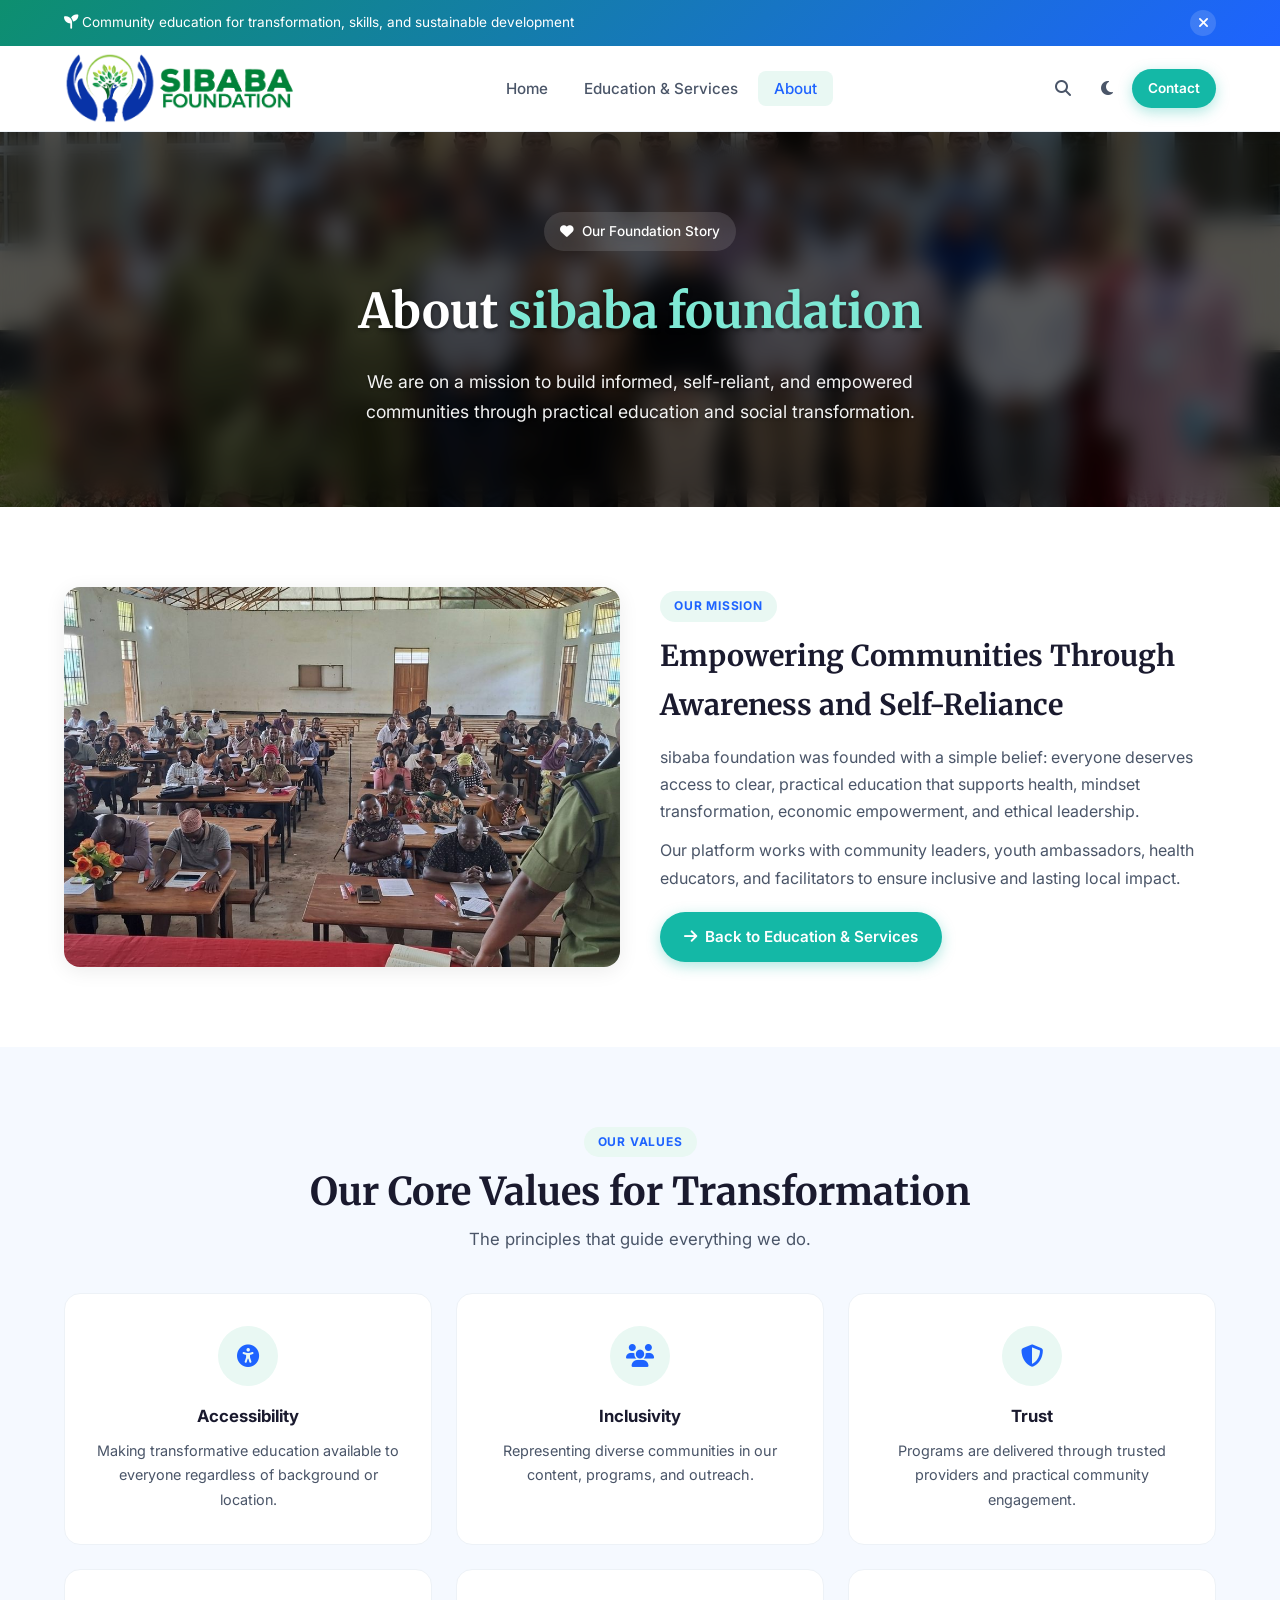
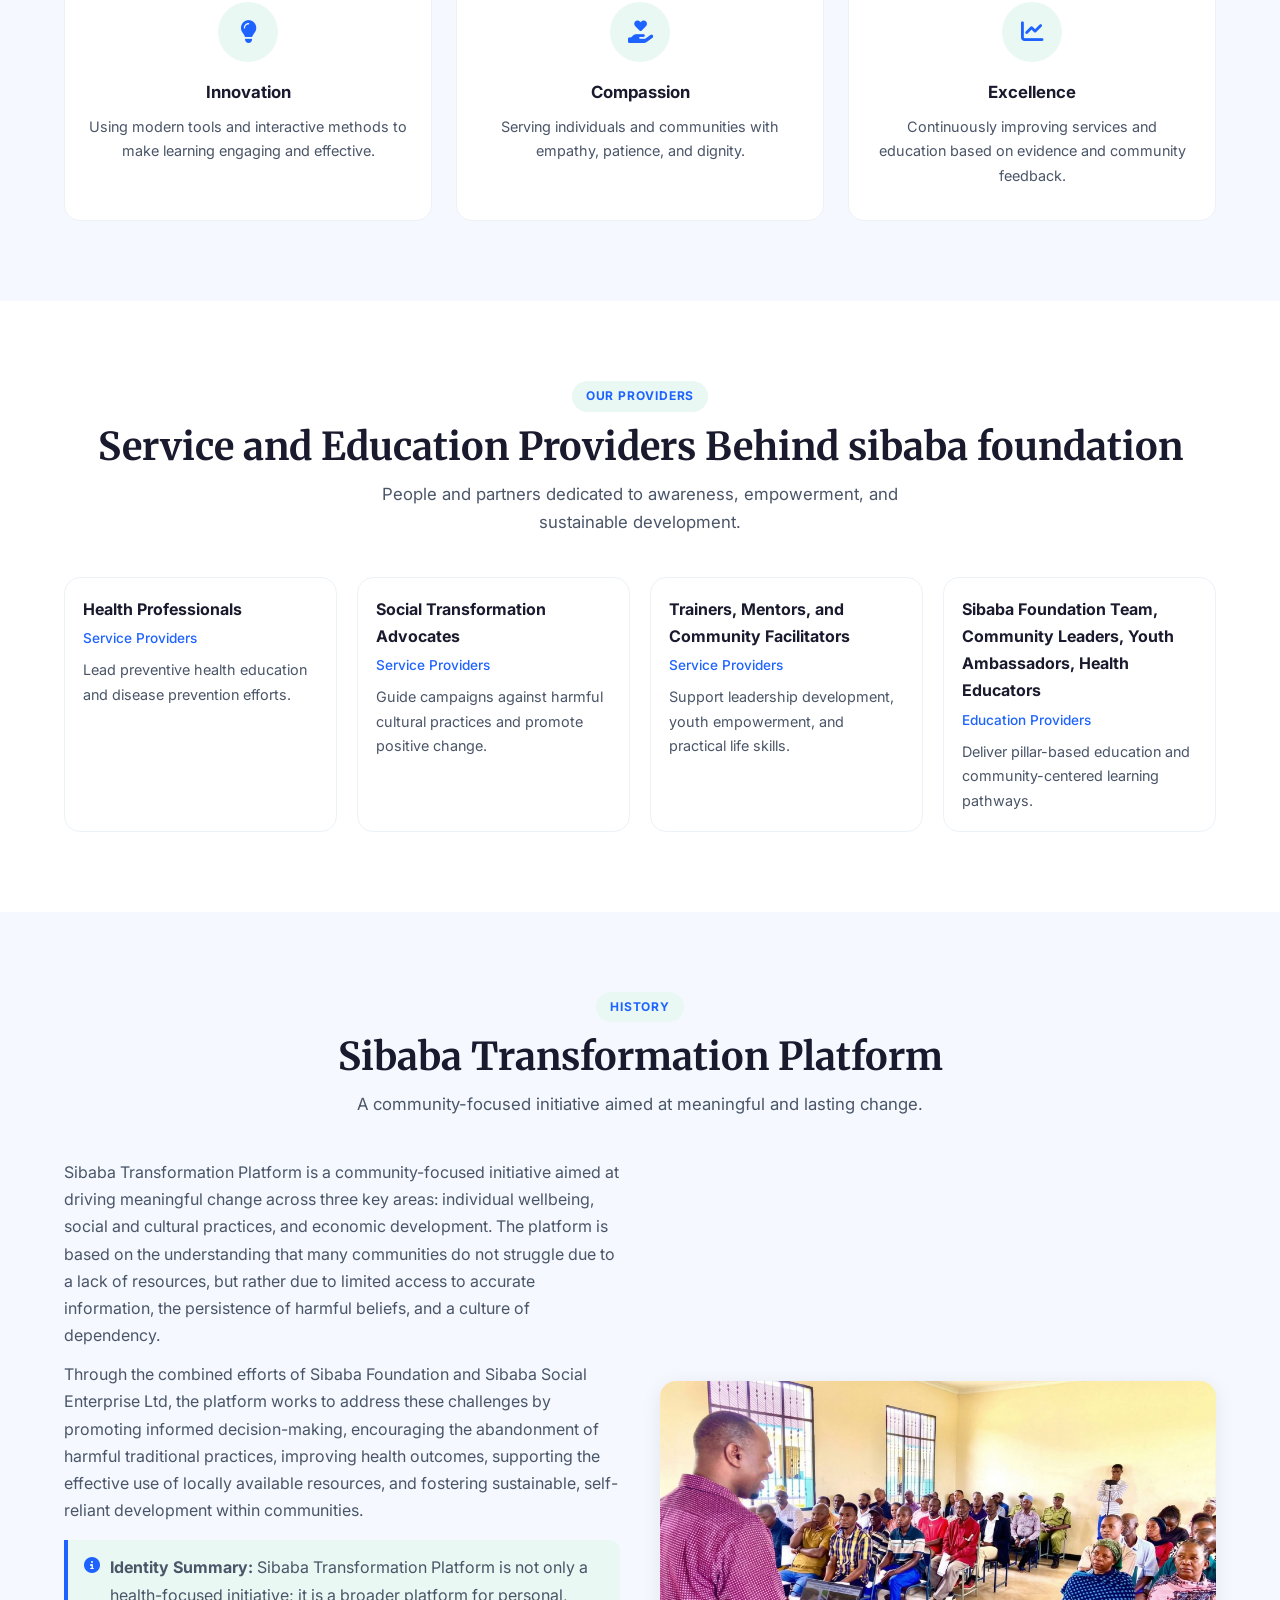
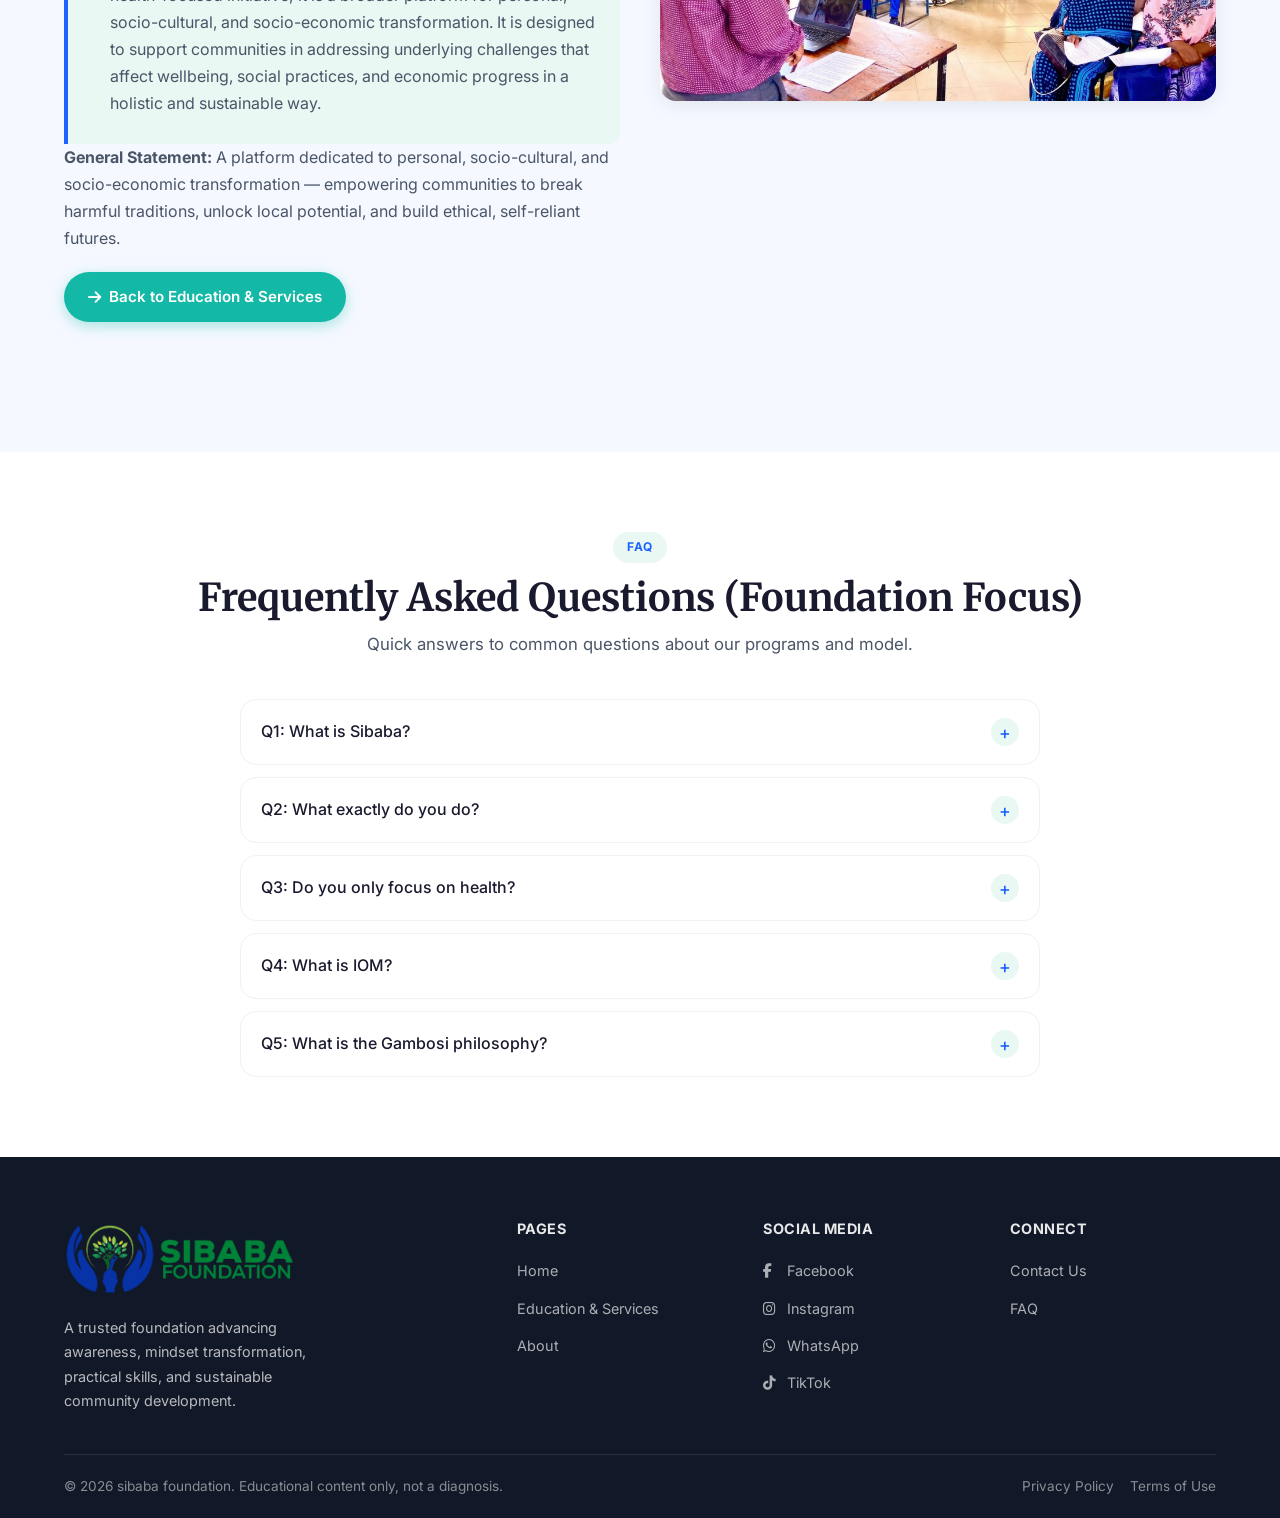
<file: about.html>
<!DOCTYPE html>
<html lang="en">
<head>
  <meta charset="UTF-8" />
  <meta name="viewport" content="width=device-width, initial-scale=1.0" />
  <title>sibaba foundation – About Us</title>
  <link rel="stylesheet" href="styles.css?v=2" />
  <link rel="preconnect" href="https://fonts.googleapis.com" />
  <link href="https://fonts.googleapis.com/css2?family=Inter:wght@300;400;500;600;700;800&family=Merriweather:wght@400;700&display=swap" rel="stylesheet" />
  <link rel="stylesheet" href="https://cdnjs.cloudflare.com/ajax/libs/font-awesome/6.5.0/css/all.min.css" />
</head>
<body>

  <!-- Announcement Bar -->
  <div class="announcement-bar">
    <div class="container">
      <span><i class="fas fa-seedling"></i> Community education for transformation, skills, and sustainable development</span>
      <button class="close-announcement" type="button" aria-label="Close announcement"><i class="fas fa-times"></i></button>
    </div>
  </div>

  <!-- Header -->
  <header class="header" id="header">
    <div class="container header-inner">
      <a href="index.html" class="logo">
        <img src="images/SIBABA FOUNDATION LOGO@5x.png" alt="Sibaba Foundation Logo" class="site-logo-img" data-img-key="siteLogo" />
      </a>
      <nav class="nav" id="nav">
        <ul class="nav-list">
          <li><a href="index.html" class="nav-link">Home</a></li>
          <li><a href="education-services.html" class="nav-link">Education &amp; Services</a></li>
          <li><a href="about.html" class="nav-link active">About</a></li>
        </ul>
      </nav>
      <div class="header-actions">
        <div id="google_translate_element" class="language-selector"></div>
        <button class="search-toggle" id="searchToggle" type="button" aria-label="Open search"><i class="fas fa-search"></i></button>
        <button class="dark-mode-toggle" id="darkModeToggle" type="button" aria-label="Toggle dark mode"><i class="fas fa-moon"></i></button>
        <a href="index.html#contact" class="btn btn-primary btn-sm">Contact</a>
        <button class="hamburger" id="hamburger" type="button" aria-label="Open menu"><span></span><span></span><span></span></button>
      </div>
    </div>
    <div class="search-bar" id="searchBar">
      <div class="container">
        <div class="search-input-wrap">
          <i class="fas fa-search"></i>
          <input type="text" id="searchInput" placeholder="Search mission, values, and model..." />
          <button type="button" id="searchBtn">Search</button>
        </div>
      </div>
    </div>
  </header>

  <main>

    <!-- About Hero -->
    <section class="about-hero" data-img-key="aboutHeroMain">
      <div class="container">
        <div class="hero-badge" style="margin-bottom:20px;"><i class="fas fa-heart"></i> Our Foundation Story</div>
        <h1>About <span class="highlight">sibaba foundation</span></h1>
        <p>We are on a mission to build informed, self-reliant, and empowered communities through practical education and social transformation.</p>
      </div>
    </section>

    <!-- Mission Section -->
    <section class="section">
      <div class="container">
        <div class="about-grid fade-in">
          <img src="images/police educate.jpg" alt="Community leadership and education" data-img-key="aboutMission" />
          <div class="about-text">
            <span class="section-tag">Our Mission</span>
            <h2>Empowering Communities Through Awareness and Self-Reliance</h2>
            <p>sibaba foundation was founded with a simple belief: everyone deserves access to clear, practical education that supports health, mindset transformation, economic empowerment, and ethical leadership.</p>
            <p>Our platform works with community leaders, youth ambassadors, health educators, and facilitators to ensure inclusive and lasting local impact.</p>
            <a href="education-services.html" class="btn btn-primary" style="margin-top:8px;"><i class="fas fa-arrow-right"></i> Back to Education &amp; Services</a>
          </div>
        </div>
      </div>
    </section>

    <!-- Values -->
    <section class="section section-alt">
      <div class="container">
        <div class="section-header">
          <span class="section-tag">Our Values</span>
          <h2 class="section-title">Our Core Values for Transformation</h2>
          <p class="section-subtitle">The principles that guide everything we do.</p>
        </div>
        <div class="values-grid fade-in">
          <div class="value-card">
            <div class="value-icon"><i class="fas fa-universal-access"></i></div>
            <h4>Accessibility</h4>
            <p>Making transformative education available to everyone regardless of background or location.</p>
          </div>
          <div class="value-card">
            <div class="value-icon"><i class="fas fa-users"></i></div>
            <h4>Inclusivity</h4>
            <p>Representing diverse communities in our content, programs, and outreach.</p>
          </div>
          <div class="value-card">
            <div class="value-icon"><i class="fas fa-shield-alt"></i></div>
            <h4>Trust</h4>
            <p>Programs are delivered through trusted providers and practical community engagement.</p>
          </div>
          <div class="value-card">
            <div class="value-icon"><i class="fas fa-lightbulb"></i></div>
            <h4>Innovation</h4>
            <p>Using modern tools and interactive methods to make learning engaging and effective.</p>
          </div>
          <div class="value-card">
            <div class="value-icon"><i class="fas fa-hand-holding-heart"></i></div>
            <h4>Compassion</h4>
            <p>Serving individuals and communities with empathy, patience, and dignity.</p>
          </div>
          <div class="value-card">
            <div class="value-icon"><i class="fas fa-chart-line"></i></div>
            <h4>Excellence</h4>
            <p>Continuously improving services and education based on evidence and community feedback.</p>
          </div>
        </div>
      </div>
    </section>

    <!-- Team / Providers -->
    <section class="section">
      <div class="container">
        <div class="section-header">
          <span class="section-tag">Our Providers</span>
          <h2 class="section-title">Service and Education Providers Behind sibaba foundation</h2>
          <p class="section-subtitle">People and partners dedicated to awareness, empowerment, and sustainable development.</p>
        </div>
        <div class="doctors-grid fade-in">
          <article class="doctor-card">
            <div class="doctor-info">
              <h4>Health Professionals</h4>
              <span class="doctor-title">Service Providers</span>
              <p>Lead preventive health education and disease prevention efforts.</p>
            </div>
          </article>
          <article class="doctor-card">
            <div class="doctor-info">
              <h4>Social Transformation Advocates</h4>
              <span class="doctor-title">Service Providers</span>
              <p>Guide campaigns against harmful cultural practices and promote positive change.</p>
            </div>
          </article>
          <article class="doctor-card">
            <div class="doctor-info">
              <h4>Trainers, Mentors, and Community Facilitators</h4>
              <span class="doctor-title">Service Providers</span>
              <p>Support leadership development, youth empowerment, and practical life skills.</p>
            </div>
          </article>
          <article class="doctor-card">
            <div class="doctor-info">
              <h4>Sibaba Foundation Team, Community Leaders, Youth Ambassadors, Health Educators</h4>
              <span class="doctor-title">Education Providers</span>
              <p>Deliver pillar-based education and community-centered learning pathways.</p>
            </div>
          </article>
        </div>
      </div>
    </section>

    <!-- History -->
    <section class="section section-alt">
      <div class="container">
        <div class="section-header">
          <span class="section-tag">History</span>
          <h2 class="section-title">Sibaba Transformation Platform</h2>
          <p class="section-subtitle">A community-focused initiative aimed at meaningful and lasting change.</p>
        </div>
        <div class="edu-block fade-in">
          <div class="edu-content">
            <p>Sibaba Transformation Platform is a community-focused initiative aimed at driving meaningful change across three key areas: individual wellbeing, social and cultural practices, and economic development. The platform is based on the understanding that many communities do not struggle due to a lack of resources, but rather due to limited access to accurate information, the persistence of harmful beliefs, and a culture of dependency.</p>
            <p>Through the combined efforts of Sibaba Foundation and Sibaba Social Enterprise Ltd, the platform works to address these challenges by promoting informed decision-making, encouraging the abandonment of harmful traditional practices, improving health outcomes, supporting the effective use of locally available resources, and fostering sustainable, self-reliant development within communities.</p>
            <div class="info-box">
              <i class="fas fa-info-circle"></i>
              <p><strong>Identity Summary:</strong> Sibaba Transformation Platform is not only a health-focused initiative; it is a broader platform for personal, socio-cultural, and socio-economic transformation. It is designed to support communities in addressing underlying challenges that affect wellbeing, social practices, and economic progress in a holistic and sustainable way.</p>
            </div>
            <p><strong>General Statement:</strong> A platform dedicated to personal, socio-cultural, and socio-economic transformation — empowering communities to break harmful traditions, unlock local potential, and build ethical, self-reliant futures.</p>
            <a href="education-services.html" class="btn btn-primary" style="margin-top:8px;"><i class="fas fa-arrow-right"></i> Back to Education &amp; Services</a>
          </div>
          <div class="edu-image">
            <img src="images/seminal.jpg" alt="Community strategy and transformation planning" data-img-key="servicesFeaturedBlock" />
          </div>
        </div>
      </div>
    </section>

    <!-- FAQ -->
    <section class="section" id="faq">
      <div class="container">
        <div class="section-header">
          <span class="section-tag">FAQ</span>
          <h2 class="section-title">Frequently Asked Questions (Foundation Focus)</h2>
          <p class="section-subtitle">Quick answers to common questions about our programs and model.</p>
        </div>
        <div class="faq-grid fade-in">
          <div class="faq-item">
            <button class="faq-question" type="button">
              <span>Q1: What is Sibaba?</span>
              <span class="faq-icon">+</span>
            </button>
            <div class="faq-answer"><p>It is a platform for personal, socio-cultural, and socio-economic transformation aimed at building healthy, ethical, and self-reliant communities.</p></div>
          </div>
          <div class="faq-item">
            <button class="faq-question" type="button">
              <span>Q2: What exactly do you do?</span>
              <span class="faq-icon">+</span>
            </button>
            <div class="faq-answer"><p>We empower individuals and communities to eliminate harmful practices, improve health, unlock their potential, and build self-reliant livelihoods.</p></div>
          </div>
          <div class="faq-item">
            <button class="faq-question" type="button">
              <span>Q3: Do you only focus on health?</span>
              <span class="faq-icon">+</span>
            </button>
            <div class="faq-answer"><p>No. Health is one part of transformation. We also address mindset, economic empowerment, values, and community development.</p></div>
          </div>
          <div class="faq-item">
            <button class="faq-question" type="button">
              <span>Q4: What is IOM?</span>
              <span class="faq-icon">+</span>
            </button>
            <div class="faq-answer"><p>It is a harmful practice of removing infants’ teeth based on incorrect health beliefs.</p></div>
          </div>
          <div class="faq-item">
            <button class="faq-question" type="button">
              <span>Q5: What is the Gambosi philosophy?</span>
              <span class="faq-icon">+</span>
            </button>
            <div class="faq-answer"><p>It is a philosophy that emphasizes that development begins when communities recognize and utilize the potential of their existing resources.</p></div>
          </div>
        </div>
      </div>
    </section>

  </main>

  <!-- Footer -->
  <footer class="footer">
    <div class="container">
      <div class="footer-grid">
        <div class="footer-brand">
          <a href="index.html" class="logo">
            <img src="images/SIBABA FOUNDATION LOGO@5x.png" alt="Sibaba Foundation Logo" class="site-logo-img" data-img-key="siteLogo" />
          </a>
          <p>A trusted foundation advancing awareness, mindset transformation, practical skills, and sustainable community development.</p>
        </div>
        <div class="footer-col">
          <h4>Pages</h4>
          <ul>
            <li><a href="index.html">Home</a></li>
            <li><a href="education-services.html">Education &amp; Services</a></li>
            <li><a href="about.html">About</a></li>
          </ul>
        </div>
        <div class="footer-col">
          <h4>Social Media</h4>
          <ul>
            <li><a href="https://www.facebook.com/share/18GPEoNDuy/?mibextid=wwXIfr" target="_blank"><i class="fab fa-facebook-f" style="width:20px;"></i> Facebook</a></li>
            <li><a href="https://www.instagram.com/dr_nila_jackson?igsh=MXJwaDMxeW9qeDllOQ%3D%3D&utm_source=qr" target="_blank"><i class="fab fa-instagram" style="width:20px;"></i> Instagram</a></li>
            <li><a href="https://wa.me/qr/KFDPQXDB2TS5N1" target="_blank"><i class="fab fa-whatsapp" style="width:20px;"></i> WhatsApp</a></li>
            <li><a href="https://www.tiktok.com/@dr_nilajackson?_r=1&_t=ZS-95McoPg3UVc" target="_blank"><i class="fab fa-tiktok" style="width:20px;"></i> TikTok</a></li>
          </ul>
        </div>
        <div class="footer-col">
          <h4>Connect</h4>
          <ul>
            <li><a href="index.html#contact">Contact Us</a></li>
            <li><a href="#faq">FAQ</a></li>
          </ul>
        </div>
      </div>
      <div class="footer-bottom">
        <p>&copy; 2026 sibaba foundation. Educational content only, not a diagnosis.</p>
        <div class="footer-bottom-links">
          <a href="privacy.html">Privacy Policy</a>
          <a href="terms.html">Terms of Use</a>
        </div>
      </div>
    </div>
  </footer>

  <button class="back-to-top" id="backToTop" type="button" aria-label="Back to top">
    <i class="fas fa-arrow-up"></i>
  </button>

  <script type="text/javascript">
    function googleTranslateElementInit() {
      new google.translate.TranslateElement({
        pageLanguage: 'en',
        includedLanguages: 'en,sw',
        layout: google.translate.TranslateElement.InlineLayout.SIMPLE
      }, 'google_translate_element');
    }
  </script>
  <script type="text/javascript" src="//translate.google.com/translate_a/element.js?cb=googleTranslateElementInit"></script>
  <script src="script.js"></script>
</body>
</html>
</file>
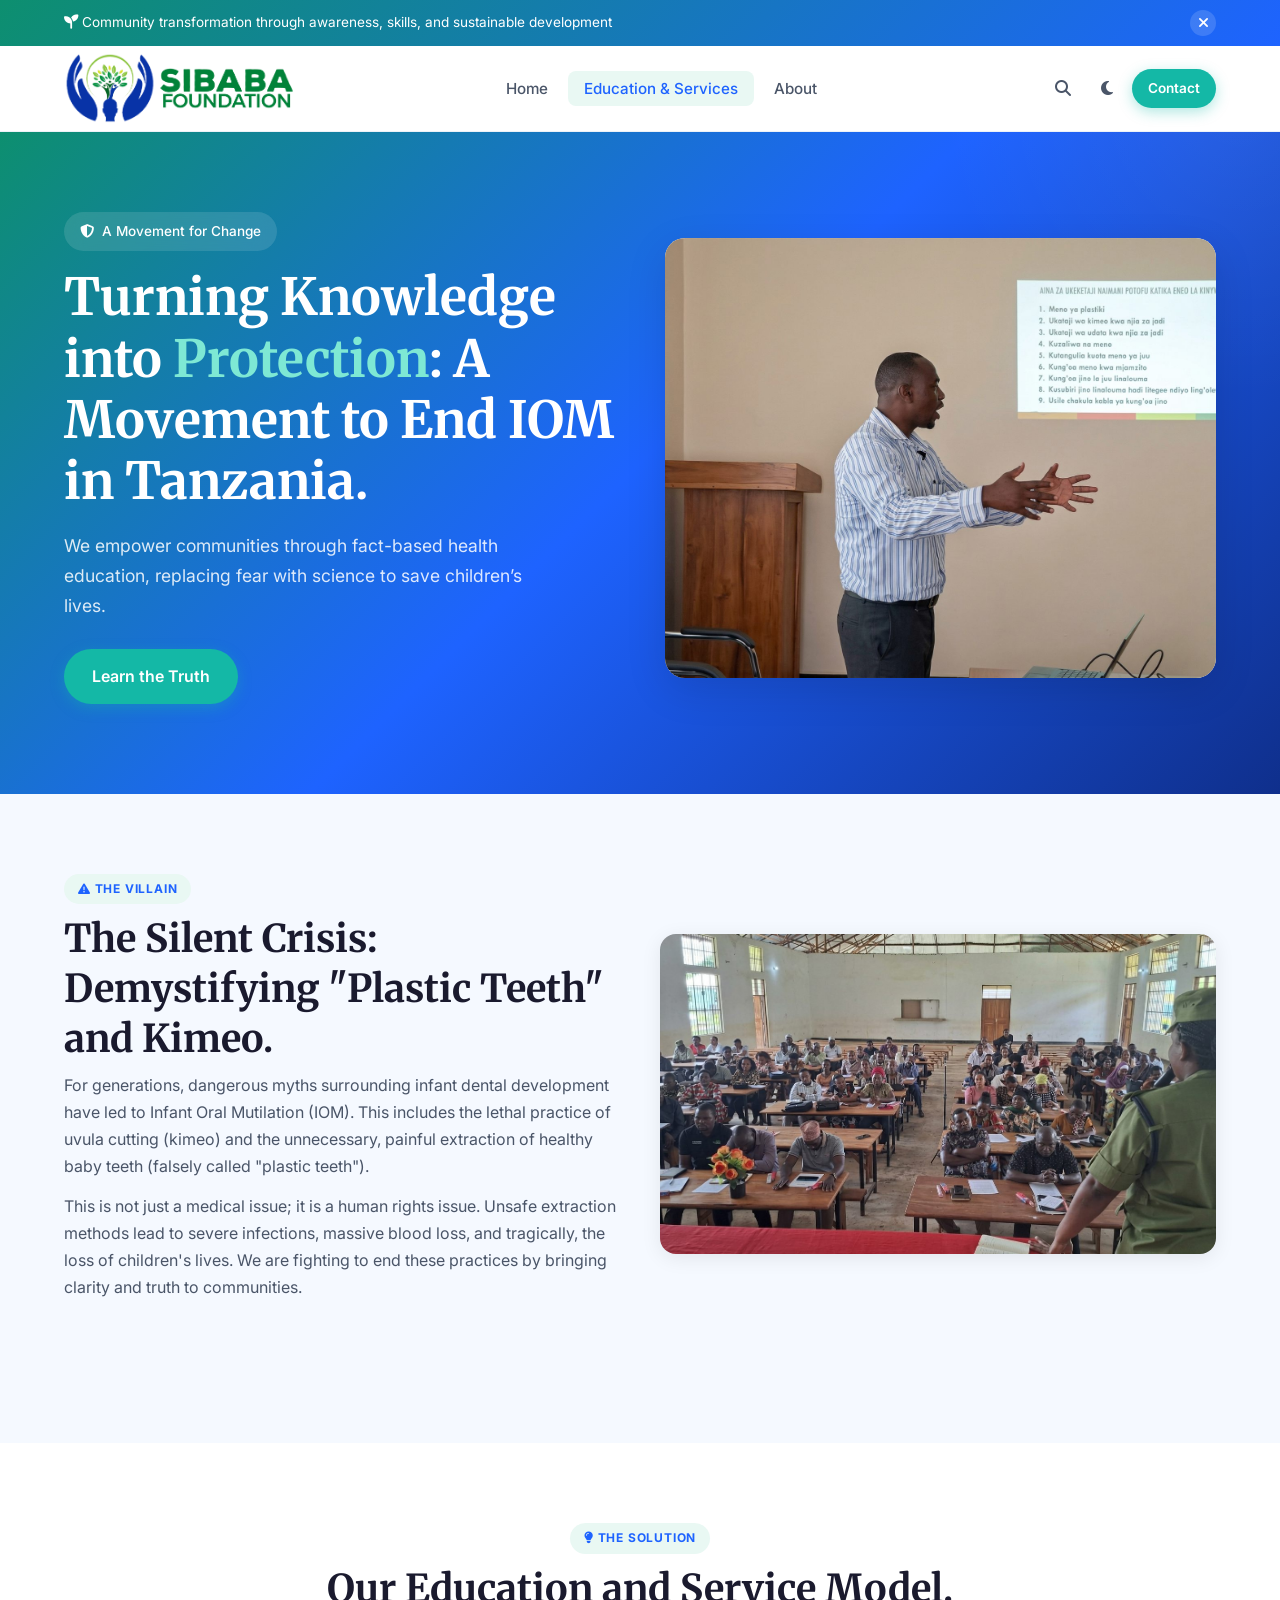
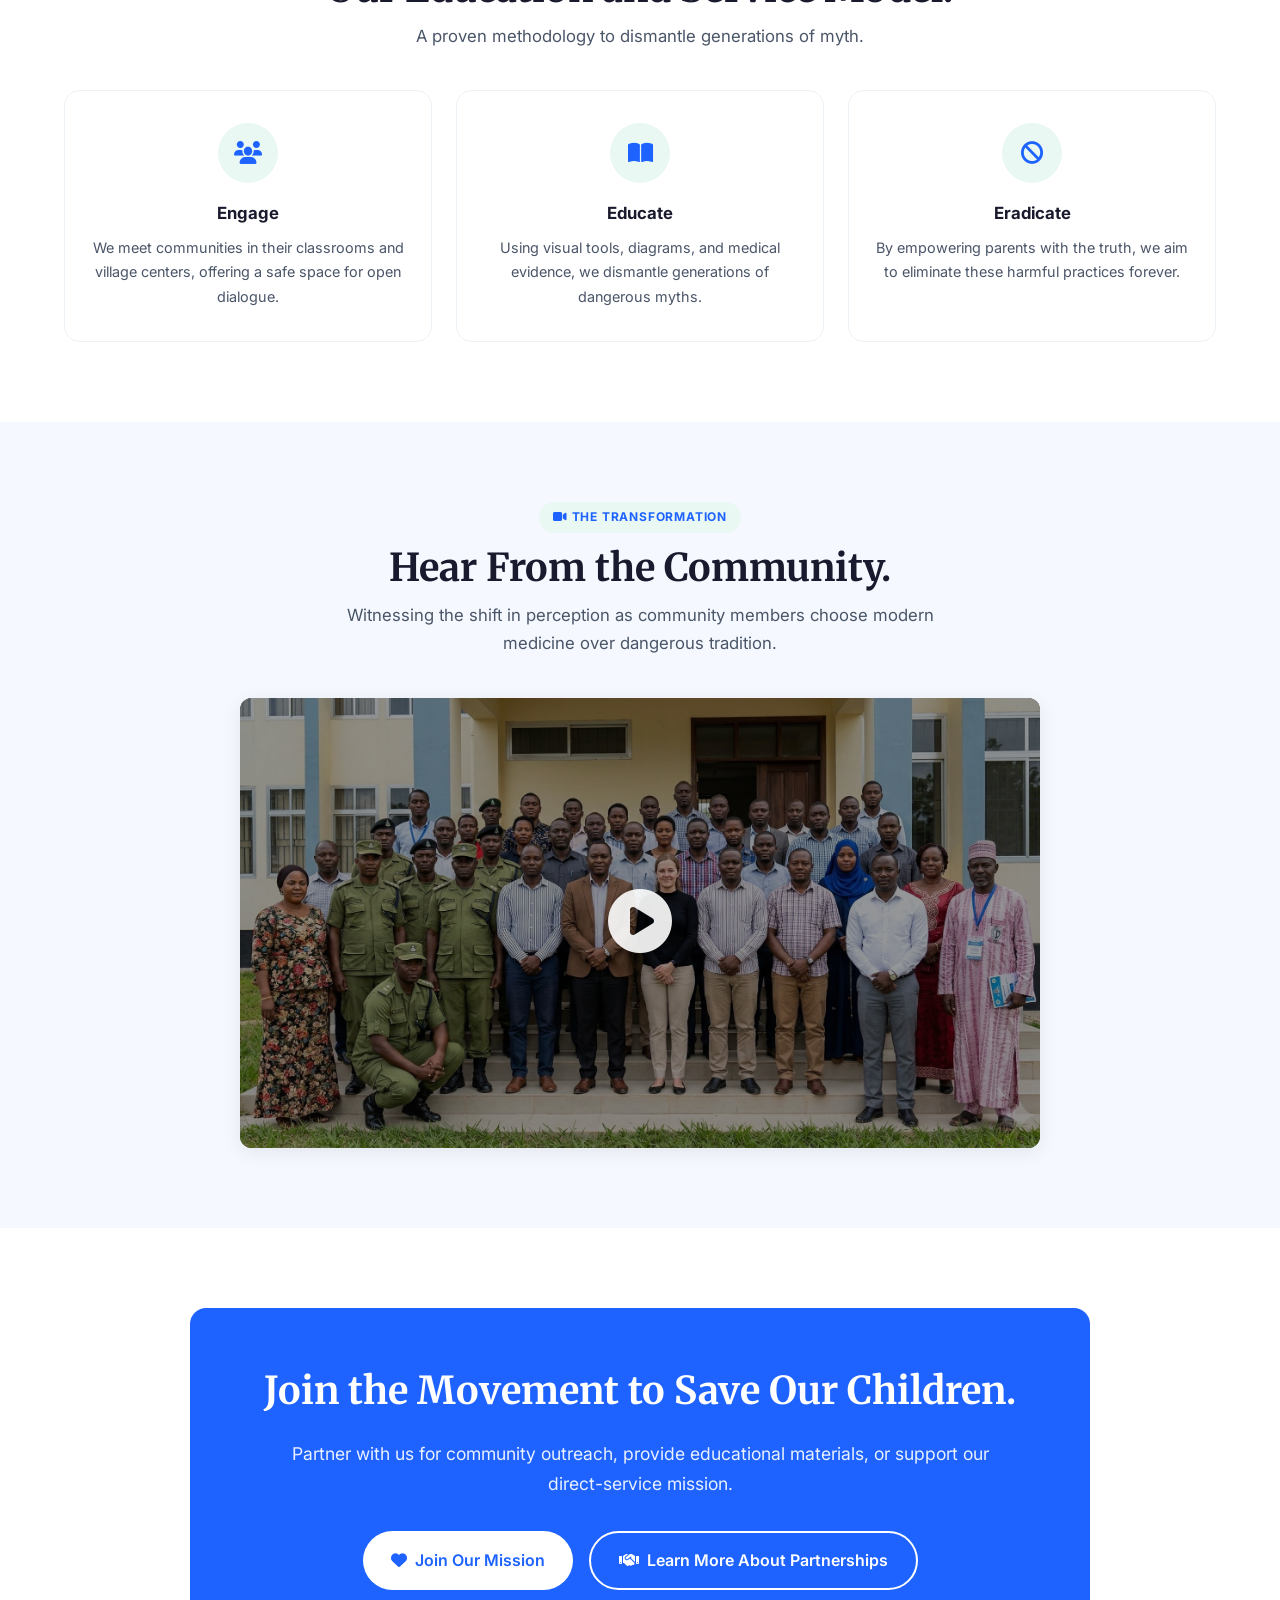
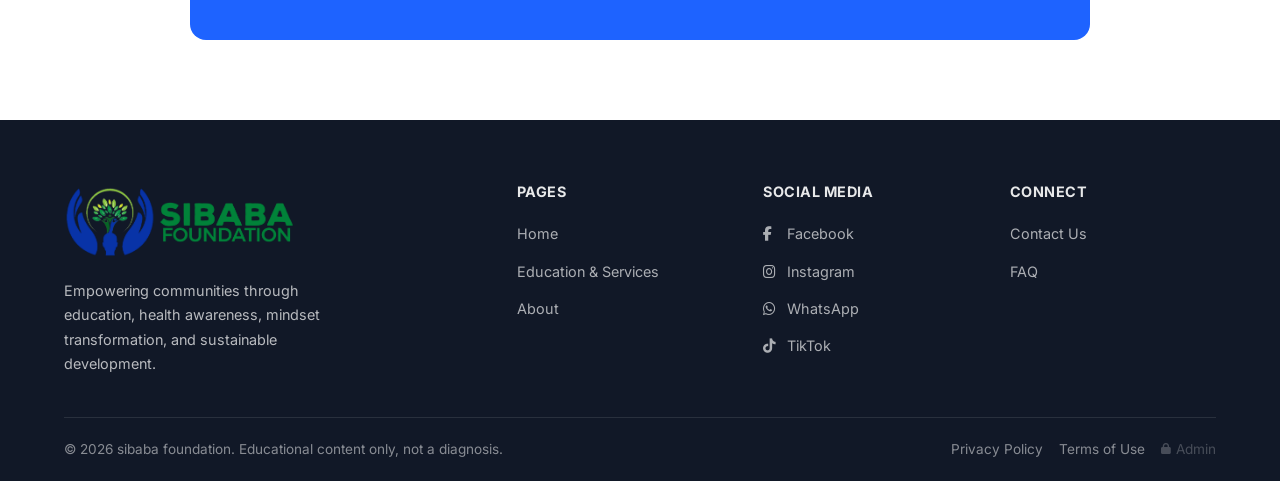
<file: education-services.html>
<!DOCTYPE html>
<html lang="en">
<head>
  <meta charset="UTF-8" />
  <meta name="viewport" content="width=device-width, initial-scale=1.0" />
  <title>sibaba foundation – Education & Services</title>
  <link rel="stylesheet" href="styles.css?v=2" />
  <link rel="preconnect" href="https://fonts.googleapis.com" />
  <link href="https://fonts.googleapis.com/css2?family=Inter:wght@300;400;500;600;700;800&family=Merriweather:wght@400;700&display=swap" rel="stylesheet" />
  <link rel="stylesheet" href="https://cdnjs.cloudflare.com/ajax/libs/font-awesome/6.5.0/css/all.min.css" />
</head>
<body>

  <!-- Announcement Bar -->
  <div class="announcement-bar">
    <div class="container">
      <span><i class="fas fa-seedling"></i> Community transformation through awareness, skills, and sustainable development</span>
      <button class="close-announcement" type="button" aria-label="Close announcement"><i class="fas fa-times"></i></button>
    </div>
  </div>

  <!-- Header -->
  <header class="header" id="header">
    <div class="container header-inner">
      <a href="index.html" class="logo">
        <img src="images/SIBABA FOUNDATION LOGO@5x.png" alt="Sibaba Foundation Logo" class="site-logo-img" data-img-key="siteLogo" />
      </a>
      <nav class="nav" id="nav">
        <ul class="nav-list">
          <li><a href="index.html" class="nav-link">Home</a></li>
          <li><a href="education-services.html" class="nav-link active">Education &amp; Services</a></li>
          <li><a href="about.html" class="nav-link">About</a></li>
        </ul>
      </nav>
      <div class="header-actions">
        <div id="google_translate_element" class="language-selector"></div>
        <button class="search-toggle" id="searchToggle" type="button" aria-label="Open search"><i class="fas fa-search"></i></button>
        <button class="dark-mode-toggle" id="darkModeToggle" type="button" aria-label="Toggle dark mode"><i class="fas fa-moon"></i></button>
        <a href="index.html#contact" class="btn btn-primary btn-sm">Contact</a>
        <button class="hamburger" id="hamburger" type="button" aria-label="Open menu"><span></span><span></span><span></span></button>
      </div>
    </div>
    <div class="search-bar" id="searchBar">
      <div class="container">
        <div class="search-input-wrap">
          <i class="fas fa-search"></i>
          <input type="text" id="searchInput" placeholder="Search services, education pillars, and model..." />
          <button type="button" id="searchBtn">Search</button>
        </div>
      </div>
    </div>
  </header>

  <main>

    <!-- Section 1: The "Hero" Banner (Authority) -->
    <section class="hero">
      <div class="container hero-content">
        <div class="hero-text">
          <div class="hero-badge"><i class="fas fa-shield-alt"></i> A Movement for Change</div>
          <h1 class="hero-title">Turning Knowledge into <span class="highlight">Protection</span>: A Movement to End IOM in Tanzania.</h1>
          <p class="hero-subtitle">We empower communities through fact-based health education, replacing fear with science to save children’s lives.</p>
          <div class="hero-actions">
            <a href="#problem" class="btn btn-primary btn-lg">Learn the Truth</a>
          </div>
        </div>
        <div class="hero-image">
          <div class="hero-img-card">
            <img src="images/DR NILA HEROS.jpg" alt="Clinical Authority" data-img-key="servicesHeroMain" />
          </div>
        </div>
      </div>
    </section>

    <!-- Section 2: The Problem (The Villain) -->
    <section class="section section-alt" id="problem">
      <div class="container">
        <div class="edu-block fade-in">
          <div class="edu-content">
            <span class="section-tag"><i class="fas fa-exclamation-triangle"></i> The Villain</span>
            <h2 class="section-title">The Silent Crisis: Demystifying "Plastic Teeth" and Kimeo.</h2>
            <p>For generations, dangerous myths surrounding infant dental development have led to Infant Oral Mutilation (IOM). This includes the lethal practice of uvula cutting (kimeo) and the unnecessary, painful extraction of healthy baby teeth (falsely called "plastic teeth").</p>
            <p>This is not just a medical issue; it is a human rights issue. Unsafe extraction methods lead to severe infections, massive blood loss, and tragically, the loss of children's lives. We are fighting to end these practices by bringing clarity and truth to communities.</p>
          </div>
          <div class="edu-image">
            <img src="images/police educate.jpg" alt="Addressing the crisis" data-img-key="problemVillain" />
          </div>
        </div>
      </div>
    </section>

    <!-- Section 3: The Solution (Methodology) -->
    <section class="section" id="solution">
      <div class="container">
        <div class="section-header">
          <span class="section-tag"><i class="fas fa-lightbulb"></i> The Solution</span>
          <h2 class="section-title">Our Education and Service Model.</h2>
          <p class="section-subtitle">A proven methodology to dismantle generations of myth.</p>
        </div>
        <div class="values-grid fade-in">
          <div class="value-card">
            <div class="value-icon"><i class="fas fa-users"></i></div>
            <h4>Engage</h4>
            <p>We meet communities in their classrooms and village centers, offering a safe space for open dialogue.</p>
          </div>
          <div class="value-card">
            <div class="value-icon"><i class="fas fa-book-open"></i></div>
            <h4>Educate</h4>
            <p>Using visual tools, diagrams, and medical evidence, we dismantle generations of dangerous myths.</p>
          </div>
          <div class="value-card">
            <div class="value-icon"><i class="fas fa-ban"></i></div>
            <h4>Eradicate</h4>
            <p>By empowering parents with the truth, we aim to eliminate these harmful practices forever.</p>
          </div>
        </div>
      </div>
    </section>

    <!-- Section 4: The Impact -->
    <section class="section section-alt" id="impact">
      <div class="container">
        <div class="section-header">
          <span class="section-tag"><i class="fas fa-video"></i> The Transformation</span>
          <h2 class="section-title">Hear From the Community.</h2>
          <p class="section-subtitle">Witnessing the shift in perception as community members choose modern medicine over dangerous tradition.</p>
        </div>
        <div class="featured-block fade-in" style="display:flex;flex-direction:column;align-items:center;text-align:center;background:transparent;padding:0;">
          <div id="videoContainer" style="position:relative;width:100%;max-width:800px;border-radius:12px;overflow:hidden;aspect-ratio:16/9;box-shadow:var(--shadow);background:#000;">
            <!-- TODO: Replace source with actual foundation video footage -->
              <video id="promoVideo" style="width:100%;height:100%;object-fit:cover;display:block;" playsinline poster="images/foundation post.jpg">
              <source src="images/Video_Analysis_and_Page_Structure.mp4" type="video/mp4">
              Your browser does not support the video tag.
            </video>
            <div id="videoOverlay" style="position:absolute;inset:0;background:rgba(0,0,0,0.4);display:grid;place-items:center;cursor:pointer;transition:background 0.3s ease;">
               <div style="color:#fff;font-size:4rem;opacity:0.9;transition:transform 0.3s ease;" onmouseover="this.style.transform='scale(1.1)'" onmouseout="this.style.transform='scale(1)'">
                 <i class="fas fa-play-circle"></i>
               </div>
            </div>
          </div>
        </div>
      </div>
    </section>

    <!-- Section 5: The Call to Action -->
    <section class="section">
      <div class="container" style="text-align:center;">
        <div class="tool-feature-card large" style="align-items:center;text-align:center;max-width:900px;margin:0 auto;background:var(--primary);color:#fff;min-height:auto;padding:50px 30px;">
          <h2 style="font-family:var(--font-heading);font-size:clamp(1.8rem, 4vw, 2.4rem);margin-bottom:16px;">Join the Movement to Save Our Children.</h2>
          <p style="font-size:1.1rem;color:rgba(255,255,255,0.9);margin-bottom:32px;max-width:700px;">Partner with us for community outreach, provide educational materials, or support our direct-service mission.</p>
          <div style="display:flex;gap:16px;justify-content:center;flex-wrap:wrap;">
            <a href="index.html#contact" class="btn btn-lg" style="background:#fff;color:var(--primary);"><i class="fas fa-heart"></i> Join Our Mission</a>
            <a href="index.html#contact" class="btn btn-outline btn-lg" style="border-color:#fff;color:#fff;background:transparent;"><i class="fas fa-handshake"></i> Learn More About Partnerships</a>
          </div>
        </div>
      </div>
    </section>

  </main>

  <!-- Footer -->
  <footer class="footer">
    <div class="container">
      <div class="footer-grid">
        <div class="footer-brand">
          <a href="index.html" class="logo">
            <img src="images/SIBABA FOUNDATION LOGO@5x.png" alt="Sibaba Foundation Logo" class="site-logo-img" data-img-key="siteLogo" />
          </a>
          <p>Empowering communities through education, health awareness, mindset transformation, and sustainable development.</p>
        </div>
        <div class="footer-col">
          <h4>Pages</h4>
          <ul>
            <li><a href="index.html">Home</a></li>
            <li><a href="education-services.html">Education &amp; Services</a></li>
            <li><a href="about.html">About</a></li>
          </ul>
        </div>
        <div class="footer-col">
          <h4>Social Media</h4>
          <ul>
            <li><a href="https://www.facebook.com/share/18GPEoNDuy/?mibextid=wwXIfr" target="_blank"><i class="fab fa-facebook-f" style="width:20px;"></i> Facebook</a></li>
            <li><a href="https://www.instagram.com/dr_nila_jackson?igsh=MXJwaDMxeW9qeDllOQ%3D%3D&utm_source=qr" target="_blank"><i class="fab fa-instagram" style="width:20px;"></i> Instagram</a></li>
            <li><a href="https://wa.me/qr/KFDPQXDB2TS5N1" target="_blank"><i class="fab fa-whatsapp" style="width:20px;"></i> WhatsApp</a></li>
            <li><a href="https://www.tiktok.com/@dr_nilajackson?_r=1&_t=ZS-95McoPg3UVc" target="_blank"><i class="fab fa-tiktok" style="width:20px;"></i> TikTok</a></li>
          </ul>
        </div>
        <div class="footer-col">
          <h4>Connect</h4>
          <ul>
            <li><a href="index.html#contact">Contact Us</a></li>
            <li><a href="about.html#faq">FAQ</a></li>
          </ul>
        </div>
      </div>
      <div class="footer-bottom">
        <p>&copy; 2026 sibaba foundation. Educational content only, not a diagnosis.</p>
        <div class="footer-bottom-links">
          <a href="privacy.html">Privacy Policy</a>
          <a href="terms.html">Terms of Use</a>
          <a href="login.html" class="admin-footer-link"><i class="fas fa-lock"></i> Admin</a>
        </div>
      </div>
    </div>
  </footer>

  <button class="back-to-top" id="backToTop" type="button" aria-label="Back to top">
    <i class="fas fa-arrow-up"></i>
  </button>

  <script type="text/javascript">
    function googleTranslateElementInit() {
      new google.translate.TranslateElement({
        pageLanguage: 'en',
        includedLanguages: 'en,sw',
        layout: google.translate.TranslateElement.InlineLayout.SIMPLE
      }, 'google_translate_element');
    }
  </script>
  <script type="text/javascript" src="//translate.google.com/translate_a/element.js?cb=googleTranslateElementInit"></script>
  <script src="script.js"></script>
</body>
</html>
</file>
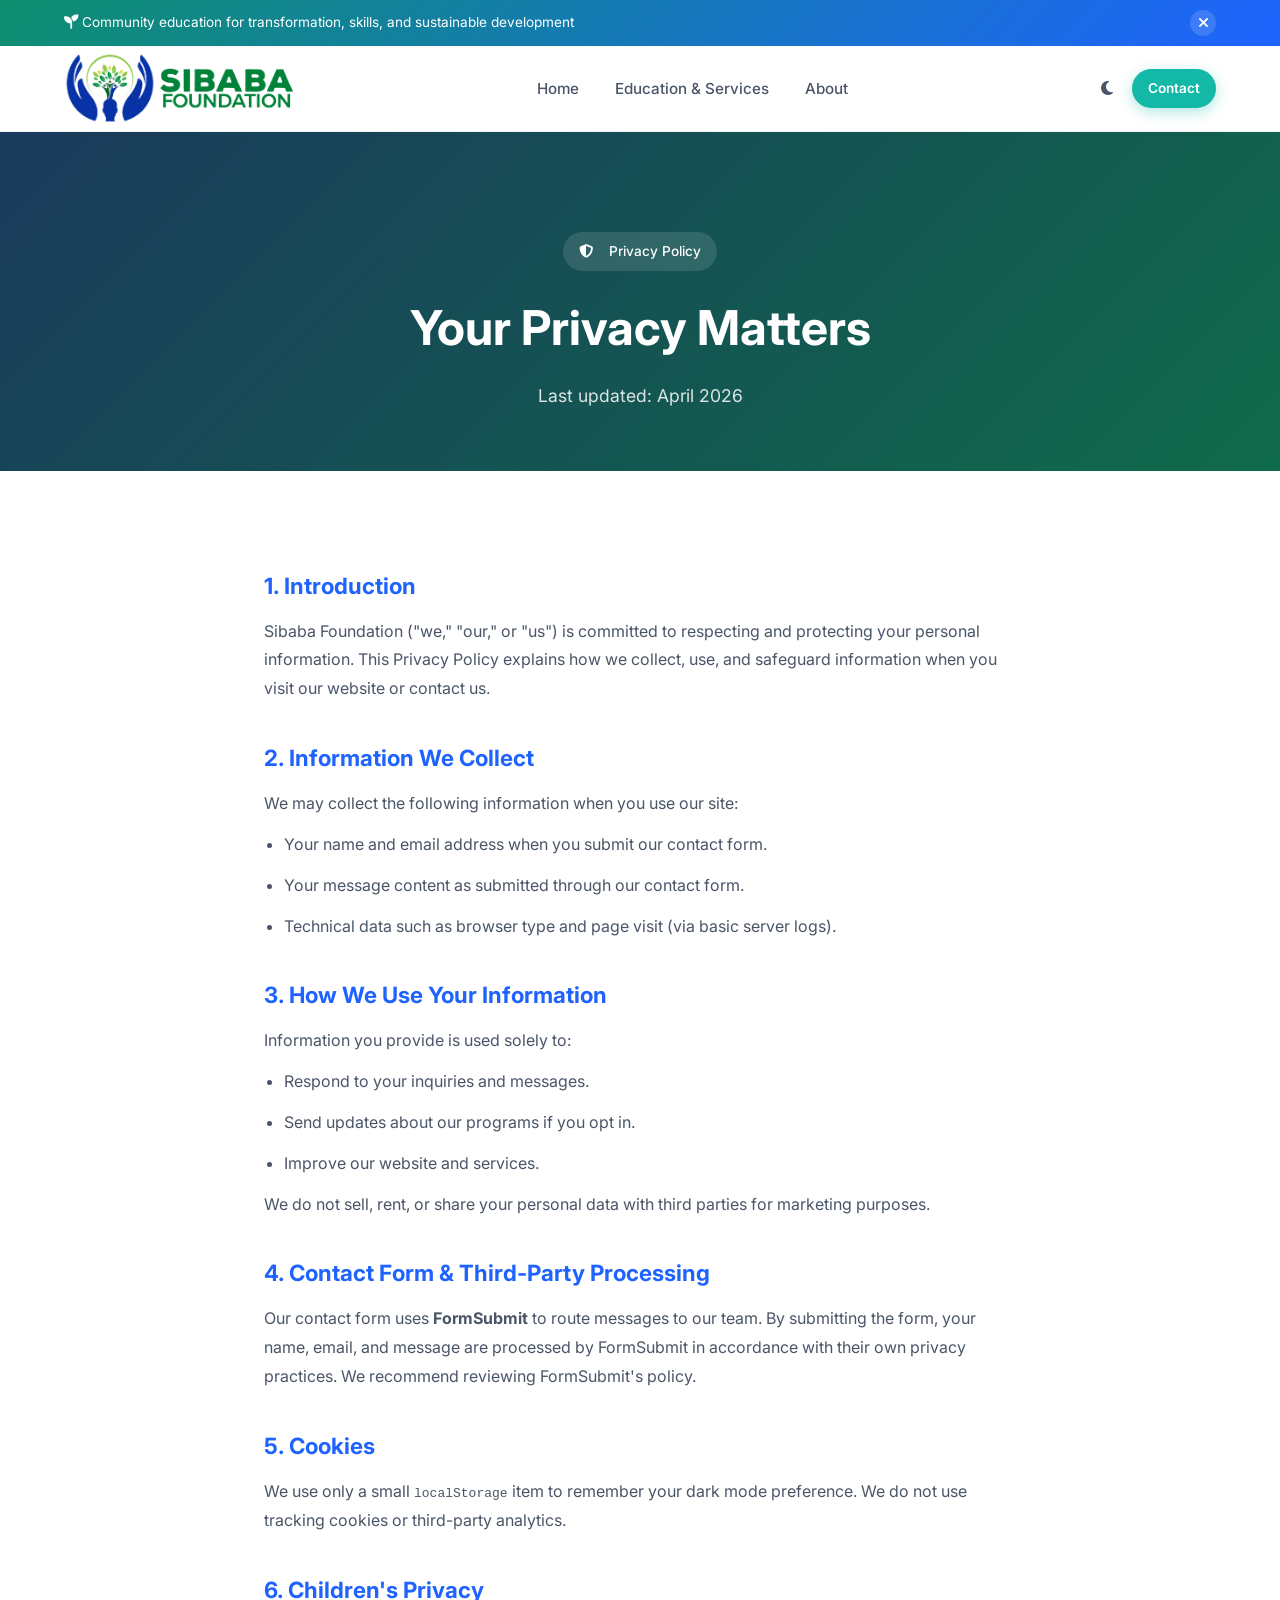
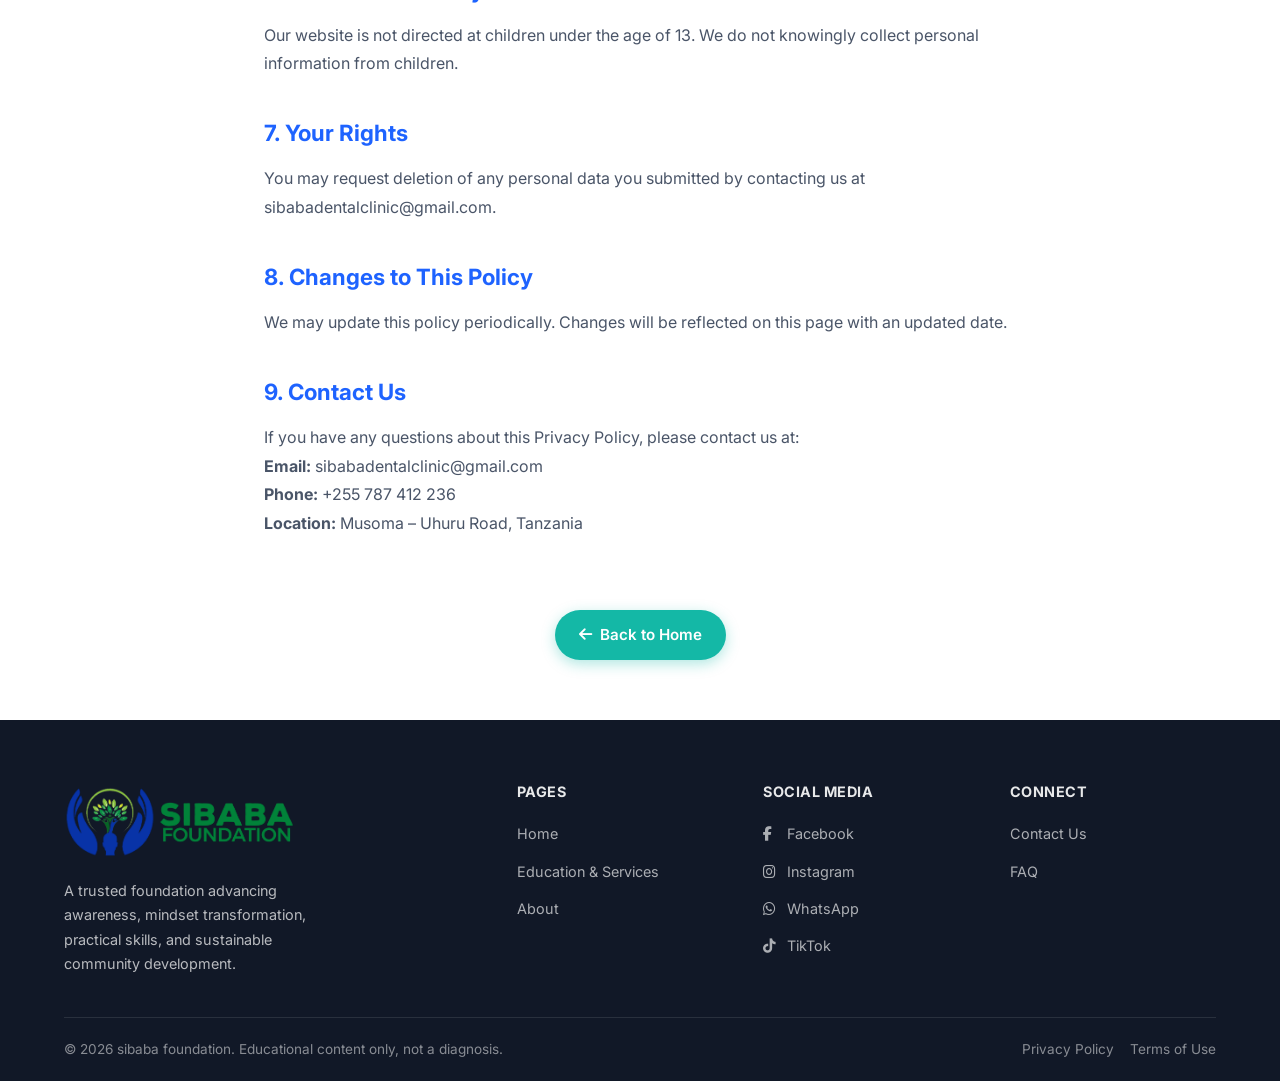
<file: privacy.html>
<!DOCTYPE html>
<html lang="en">
<head>
  <meta charset="UTF-8" />
  <meta name="viewport" content="width=device-width, initial-scale=1.0" />
  <title>Privacy Policy – Sibaba Foundation</title>
  <meta name="description" content="Sibaba Foundation's privacy policy — how we handle your personal information." />
  <link rel="stylesheet" href="styles.css?v=2" />
  <link rel="preconnect" href="https://fonts.googleapis.com" />
  <link href="https://fonts.googleapis.com/css2?family=Inter:wght@300;400;500;600;700;800&family=Merriweather:wght@400;700&display=swap" rel="stylesheet" />
  <link rel="stylesheet" href="https://cdnjs.cloudflare.com/ajax/libs/font-awesome/6.5.0/css/all.min.css" />
  <style>
    .policy-hero {
      background: var(--gradient-hero, linear-gradient(135deg, #1a3a5c 0%, #0f6b4a 100%));
      color: #fff;
      padding: 100px 0 60px;
      text-align: center;
    }
    .policy-hero h1 { font-size: clamp(2rem, 5vw, 3rem); margin-bottom: 12px; }
    .policy-hero p { opacity: .85; font-size: 1.1rem; }
    .policy-body { max-width: 800px; margin: 0 auto; padding: 60px 24px; }
    .policy-body h2 { font-size: 1.4rem; margin: 36px 0 12px; color: var(--primary, #1a3a5c); }
    .policy-body p, .policy-body li { line-height: 1.8; color: var(--text-secondary, #555); margin-bottom: 12px; }
    .policy-body ul { padding-left: 20px; }
    .policy-body ul li { list-style: disc; }
    .policy-back { display: flex; justify-content: center; padding-bottom: 60px; }
  </style>
</head>
<body>

  <!-- Announcement Bar -->
  <div class="announcement-bar">
    <div class="container">
      <span><i class="fas fa-seedling"></i> Community education for transformation, skills, and sustainable development</span>
      <button class="close-announcement" type="button" aria-label="Close announcement"><i class="fas fa-times"></i></button>
    </div>
  </div>

  <!-- Header -->
  <header class="header" id="header">
    <div class="container header-inner">
      <a href="index.html" class="logo">
        <img src="images/SIBABA FOUNDATION LOGO@5x.png" alt="Sibaba Foundation Logo" class="site-logo-img" data-img-key="siteLogo" />
      </a>
      <nav class="nav" id="nav">
        <ul class="nav-list">
          <li><a href="index.html" class="nav-link">Home</a></li>
          <li><a href="education-services.html" class="nav-link">Education &amp; Services</a></li>
          <li><a href="about.html" class="nav-link">About</a></li>
        </ul>
      </nav>
      <div class="header-actions">
        <button class="dark-mode-toggle" id="darkModeToggle" type="button" aria-label="Toggle dark mode"><i class="fas fa-moon"></i></button>
        <a href="index.html#contact" class="btn btn-primary btn-sm">Contact</a>
        <button class="hamburger" id="hamburger" type="button" aria-label="Open menu"><span></span><span></span><span></span></button>
      </div>
    </div>
  </header>

  <main>

    <section class="policy-hero">
      <div class="container">
        <div class="hero-badge" style="margin-bottom:16px;display:inline-flex;"><i class="fas fa-shield-alt"></i>&nbsp; Privacy Policy</div>
        <h1>Your Privacy Matters</h1>
        <p>Last updated: April 2026</p>
      </div>
    </section>

    <div class="policy-body">

      <h2>1. Introduction</h2>
      <p>Sibaba Foundation ("we," "our," or "us") is committed to respecting and protecting your personal information. This Privacy Policy explains how we collect, use, and safeguard information when you visit our website or contact us.</p>

      <h2>2. Information We Collect</h2>
      <p>We may collect the following information when you use our site:</p>
      <ul>
        <li>Your name and email address when you submit our contact form.</li>
        <li>Your message content as submitted through our contact form.</li>
        <li>Technical data such as browser type and page visit (via basic server logs).</li>
      </ul>

      <h2>3. How We Use Your Information</h2>
      <p>Information you provide is used solely to:</p>
      <ul>
        <li>Respond to your inquiries and messages.</li>
        <li>Send updates about our programs if you opt in.</li>
        <li>Improve our website and services.</li>
      </ul>
      <p>We do not sell, rent, or share your personal data with third parties for marketing purposes.</p>

      <h2>4. Contact Form &amp; Third-Party Processing</h2>
      <p>Our contact form uses <strong>FormSubmit</strong> to route messages to our team. By submitting the form, your name, email, and message are processed by FormSubmit in accordance with their own privacy practices. We recommend reviewing <a href="https://formsubmit.co" target="_blank" rel="noopener">FormSubmit's policy</a>.</p>

      <h2>5. Cookies</h2>
      <p>We use only a small <code>localStorage</code> item to remember your dark mode preference. We do not use tracking cookies or third-party analytics.</p>

      <h2>6. Children's Privacy</h2>
      <p>Our website is not directed at children under the age of 13. We do not knowingly collect personal information from children.</p>

      <h2>7. Your Rights</h2>
      <p>You may request deletion of any personal data you submitted by contacting us at <a href="mailto:sibabadentalclinic@gmail.com">sibabadentalclinic@gmail.com</a>.</p>

      <h2>8. Changes to This Policy</h2>
      <p>We may update this policy periodically. Changes will be reflected on this page with an updated date.</p>

      <h2>9. Contact Us</h2>
      <p>If you have any questions about this Privacy Policy, please contact us at:<br>
        <strong>Email:</strong> <a href="mailto:sibabadentalclinic@gmail.com">sibabadentalclinic@gmail.com</a><br>
        <strong>Phone:</strong> +255 787 412 236<br>
        <strong>Location:</strong> Musoma – Uhuru Road, Tanzania
      </p>

    </div>

    <div class="policy-back">
      <a href="index.html" class="btn btn-primary"><i class="fas fa-arrow-left"></i> Back to Home</a>
    </div>

  </main>

  <!-- Footer -->
  <footer class="footer">
    <div class="container">
      <div class="footer-grid">
        <div class="footer-brand">
          <a href="index.html" class="logo">
            <img src="images/SIBABA FOUNDATION LOGO@5x.png" alt="Sibaba Foundation Logo" class="site-logo-img" data-img-key="siteLogo" />
          </a>
          <p>A trusted foundation advancing awareness, mindset transformation, practical skills, and sustainable community development.</p>
        </div>
        <div class="footer-col">
          <h4>Pages</h4>
          <ul>
            <li><a href="index.html">Home</a></li>
            <li><a href="education-services.html">Education &amp; Services</a></li>
            <li><a href="about.html">About</a></li>
          </ul>
        </div>
        <div class="footer-col">
          <h4>Social Media</h4>
          <ul>
            <li><a href="https://www.facebook.com/share/18GPEoNDuy/?mibextid=wwXIfr" target="_blank"><i class="fab fa-facebook-f" style="width:20px;"></i> Facebook</a></li>
            <li><a href="https://www.instagram.com/dr_nila_jackson?igsh=MXJwaDMxeW9qeDllOQ%3D%3D&utm_source=qr" target="_blank"><i class="fab fa-instagram" style="width:20px;"></i> Instagram</a></li>
            <li><a href="https://wa.me/qr/KFDPQXDB2TS5N1" target="_blank"><i class="fab fa-whatsapp" style="width:20px;"></i> WhatsApp</a></li>
            <li><a href="https://www.tiktok.com/@dr_nilajackson?_r=1&_t=ZS-95McoPg3UVc" target="_blank"><i class="fab fa-tiktok" style="width:20px;"></i> TikTok</a></li>
          </ul>
        </div>
        <div class="footer-col">
          <h4>Connect</h4>
          <ul>
            <li><a href="index.html#contact">Contact Us</a></li>
            <li><a href="about.html#faq">FAQ</a></li>
          </ul>
        </div>
      </div>
      <div class="footer-bottom">
        <p>&copy; 2026 sibaba foundation. Educational content only, not a diagnosis.</p>
        <div class="footer-bottom-links">
          <a href="privacy.html">Privacy Policy</a>
          <a href="terms.html">Terms of Use</a>
        </div>
      </div>
    </div>
  </footer>

  <button class="back-to-top" id="backToTop" type="button" aria-label="Back to top">
    <i class="fas fa-arrow-up"></i>
  </button>

  <script src="script.js"></script>
</body>
</html>
</file>
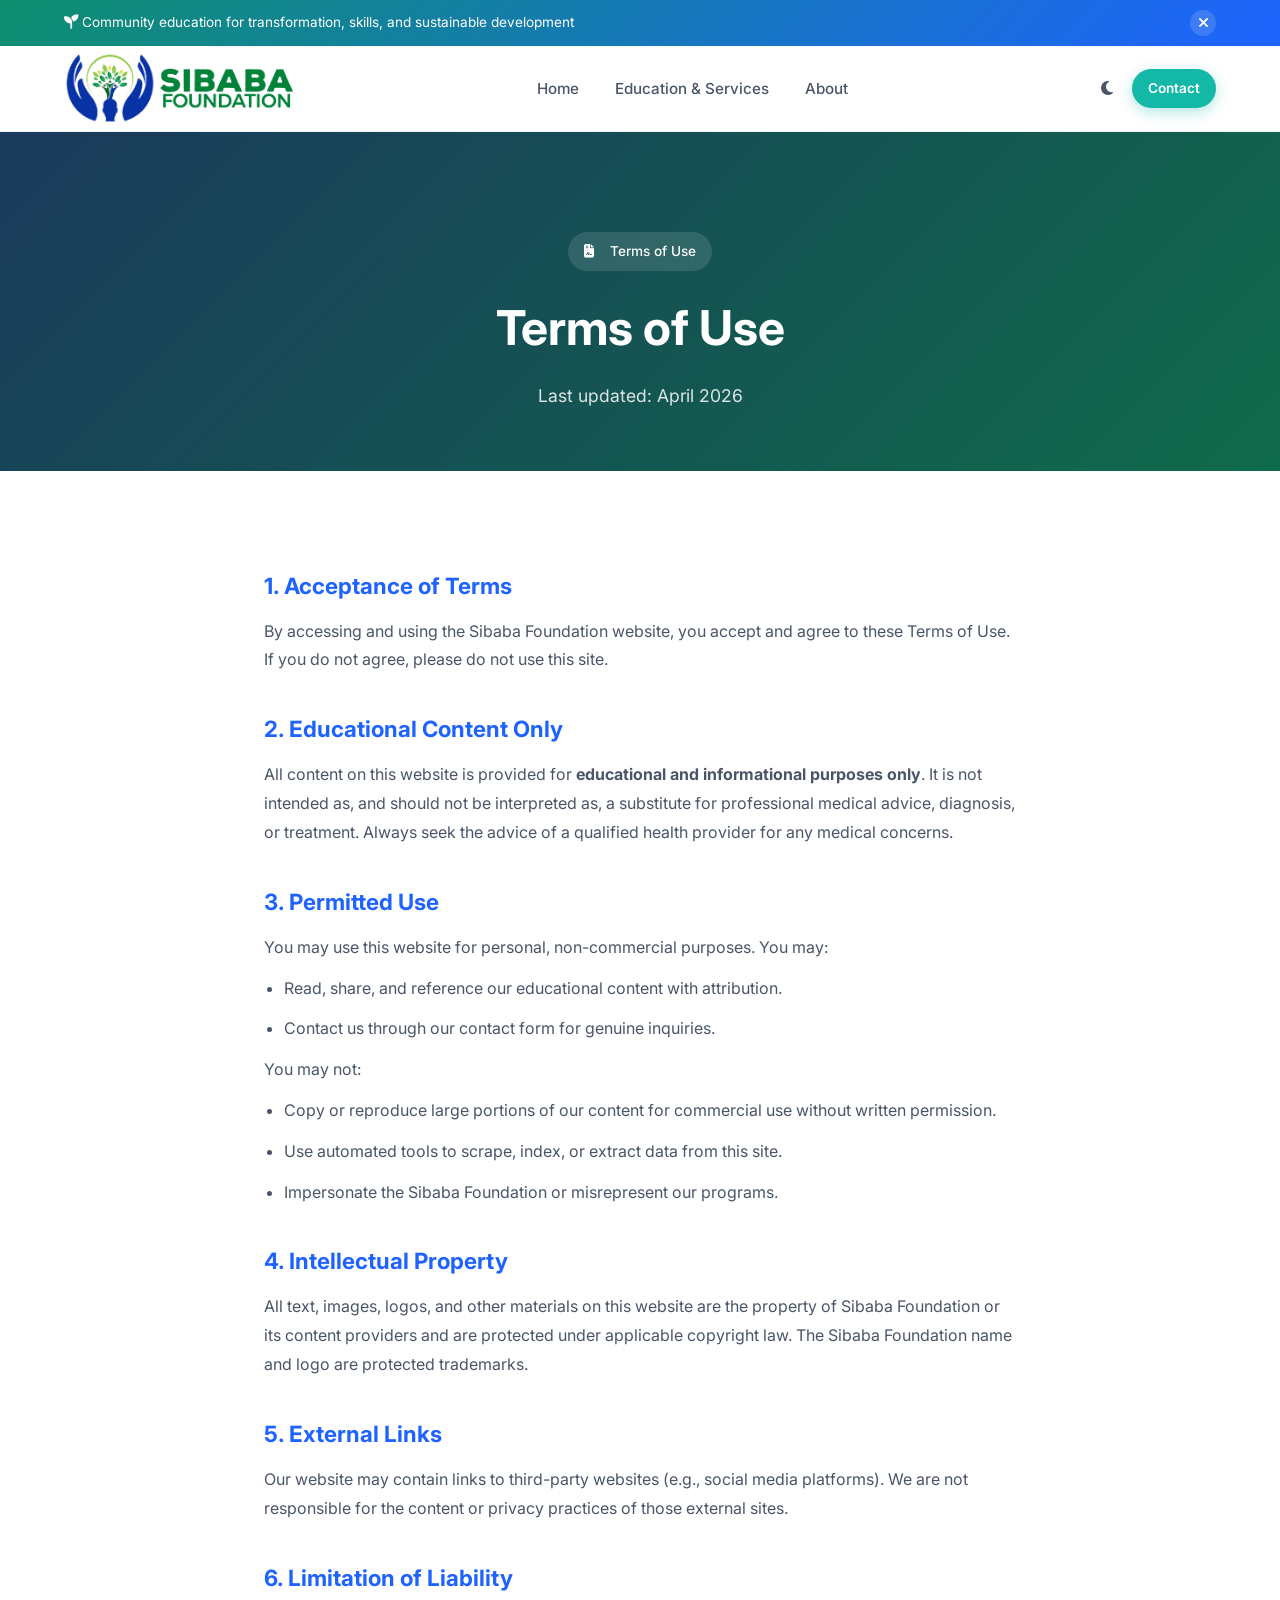
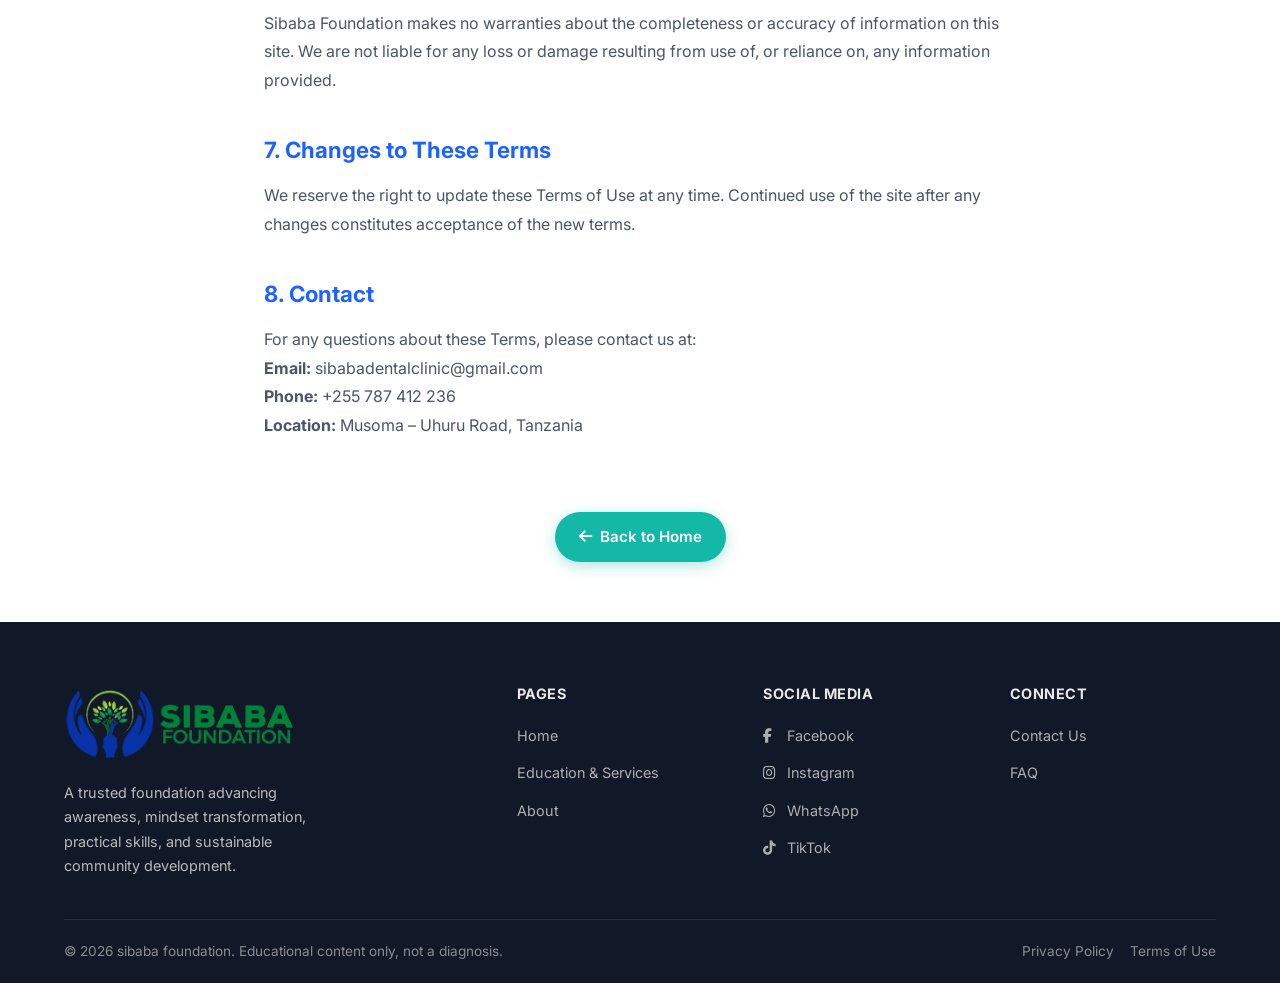
<file: terms.html>
<!DOCTYPE html>
<html lang="en">
<head>
  <meta charset="UTF-8" />
  <meta name="viewport" content="width=device-width, initial-scale=1.0" />
  <title>Terms of Use – Sibaba Foundation</title>
  <meta name="description" content="Terms of use for the Sibaba Foundation website — how you may use our content and services." />
  <link rel="stylesheet" href="styles.css?v=2" />
  <link rel="preconnect" href="https://fonts.googleapis.com" />
  <link href="https://fonts.googleapis.com/css2?family=Inter:wght@300;400;500;600;700;800&family=Merriweather:wght@400;700&display=swap" rel="stylesheet" />
  <link rel="stylesheet" href="https://cdnjs.cloudflare.com/ajax/libs/font-awesome/6.5.0/css/all.min.css" />
  <style>
    .policy-hero {
      background: var(--gradient-hero, linear-gradient(135deg, #1a3a5c 0%, #0f6b4a 100%));
      color: #fff;
      padding: 100px 0 60px;
      text-align: center;
    }
    .policy-hero h1 { font-size: clamp(2rem, 5vw, 3rem); margin-bottom: 12px; }
    .policy-hero p { opacity: .85; font-size: 1.1rem; }
    .policy-body { max-width: 800px; margin: 0 auto; padding: 60px 24px; }
    .policy-body h2 { font-size: 1.4rem; margin: 36px 0 12px; color: var(--primary, #1a3a5c); }
    .policy-body p, .policy-body li { line-height: 1.8; color: var(--text-secondary, #555); margin-bottom: 12px; }
    .policy-body ul { padding-left: 20px; }
    .policy-body ul li { list-style: disc; }
    .policy-back { display: flex; justify-content: center; padding-bottom: 60px; }
  </style>
</head>
<body>

  <!-- Announcement Bar -->
  <div class="announcement-bar">
    <div class="container">
      <span><i class="fas fa-seedling"></i> Community education for transformation, skills, and sustainable development</span>
      <button class="close-announcement" type="button" aria-label="Close announcement"><i class="fas fa-times"></i></button>
    </div>
  </div>

  <!-- Header -->
  <header class="header" id="header">
    <div class="container header-inner">
      <a href="index.html" class="logo">
        <img src="images/SIBABA FOUNDATION LOGO@5x.png" alt="Sibaba Foundation Logo" class="site-logo-img" data-img-key="siteLogo" />
      </a>
      <nav class="nav" id="nav">
        <ul class="nav-list">
          <li><a href="index.html" class="nav-link">Home</a></li>
          <li><a href="education-services.html" class="nav-link">Education &amp; Services</a></li>
          <li><a href="about.html" class="nav-link">About</a></li>
        </ul>
      </nav>
      <div class="header-actions">
        <button class="dark-mode-toggle" id="darkModeToggle" type="button" aria-label="Toggle dark mode"><i class="fas fa-moon"></i></button>
        <a href="index.html#contact" class="btn btn-primary btn-sm">Contact</a>
        <button class="hamburger" id="hamburger" type="button" aria-label="Open menu"><span></span><span></span><span></span></button>
      </div>
    </div>
  </header>

  <main>

    <section class="policy-hero">
      <div class="container">
        <div class="hero-badge" style="margin-bottom:16px;display:inline-flex;"><i class="fas fa-file-contract"></i>&nbsp; Terms of Use</div>
        <h1>Terms of Use</h1>
        <p>Last updated: April 2026</p>
      </div>
    </section>

    <div class="policy-body">

      <h2>1. Acceptance of Terms</h2>
      <p>By accessing and using the Sibaba Foundation website, you accept and agree to these Terms of Use. If you do not agree, please do not use this site.</p>

      <h2>2. Educational Content Only</h2>
      <p>All content on this website is provided for <strong>educational and informational purposes only</strong>. It is not intended as, and should not be interpreted as, a substitute for professional medical advice, diagnosis, or treatment. Always seek the advice of a qualified health provider for any medical concerns.</p>

      <h2>3. Permitted Use</h2>
      <p>You may use this website for personal, non-commercial purposes. You may:</p>
      <ul>
        <li>Read, share, and reference our educational content with attribution.</li>
        <li>Contact us through our contact form for genuine inquiries.</li>
      </ul>
      <p>You may not:</p>
      <ul>
        <li>Copy or reproduce large portions of our content for commercial use without written permission.</li>
        <li>Use automated tools to scrape, index, or extract data from this site.</li>
        <li>Impersonate the Sibaba Foundation or misrepresent our programs.</li>
      </ul>

      <h2>4. Intellectual Property</h2>
      <p>All text, images, logos, and other materials on this website are the property of Sibaba Foundation or its content providers and are protected under applicable copyright law. The Sibaba Foundation name and logo are protected trademarks.</p>

      <h2>5. External Links</h2>
      <p>Our website may contain links to third-party websites (e.g., social media platforms). We are not responsible for the content or privacy practices of those external sites.</p>

      <h2>6. Limitation of Liability</h2>
      <p>Sibaba Foundation makes no warranties about the completeness or accuracy of information on this site. We are not liable for any loss or damage resulting from use of, or reliance on, any information provided.</p>

      <h2>7. Changes to These Terms</h2>
      <p>We reserve the right to update these Terms of Use at any time. Continued use of the site after any changes constitutes acceptance of the new terms.</p>

      <h2>8. Contact</h2>
      <p>For any questions about these Terms, please contact us at:<br>
        <strong>Email:</strong> <a href="mailto:sibabadentalclinic@gmail.com">sibabadentalclinic@gmail.com</a><br>
        <strong>Phone:</strong> +255 787 412 236<br>
        <strong>Location:</strong> Musoma – Uhuru Road, Tanzania
      </p>

    </div>

    <div class="policy-back">
      <a href="index.html" class="btn btn-primary"><i class="fas fa-arrow-left"></i> Back to Home</a>
    </div>

  </main>

  <!-- Footer -->
  <footer class="footer">
    <div class="container">
      <div class="footer-grid">
        <div class="footer-brand">
          <a href="index.html" class="logo">
            <img src="images/SIBABA FOUNDATION LOGO@5x.png" alt="Sibaba Foundation Logo" class="site-logo-img" data-img-key="siteLogo" />
          </a>
          <p>A trusted foundation advancing awareness, mindset transformation, practical skills, and sustainable community development.</p>
        </div>
        <div class="footer-col">
          <h4>Pages</h4>
          <ul>
            <li><a href="index.html">Home</a></li>
            <li><a href="education-services.html">Education &amp; Services</a></li>
            <li><a href="about.html">About</a></li>
          </ul>
        </div>
        <div class="footer-col">
          <h4>Social Media</h4>
          <ul>
            <li><a href="https://www.facebook.com/share/18GPEoNDuy/?mibextid=wwXIfr" target="_blank"><i class="fab fa-facebook-f" style="width:20px;"></i> Facebook</a></li>
            <li><a href="https://www.instagram.com/dr_nila_jackson?igsh=MXJwaDMxeW9qeDllOQ%3D%3D&utm_source=qr" target="_blank"><i class="fab fa-instagram" style="width:20px;"></i> Instagram</a></li>
            <li><a href="https://wa.me/qr/KFDPQXDB2TS5N1" target="_blank"><i class="fab fa-whatsapp" style="width:20px;"></i> WhatsApp</a></li>
            <li><a href="https://www.tiktok.com/@dr_nilajackson?_r=1&_t=ZS-95McoPg3UVc" target="_blank"><i class="fab fa-tiktok" style="width:20px;"></i> TikTok</a></li>
          </ul>
        </div>
        <div class="footer-col">
          <h4>Connect</h4>
          <ul>
            <li><a href="index.html#contact">Contact Us</a></li>
            <li><a href="about.html#faq">FAQ</a></li>
          </ul>
        </div>
      </div>
      <div class="footer-bottom">
        <p>&copy; 2026 sibaba foundation. Educational content only, not a diagnosis.</p>
        <div class="footer-bottom-links">
          <a href="privacy.html">Privacy Policy</a>
          <a href="terms.html">Terms of Use</a>
        </div>
      </div>
    </div>
  </footer>

  <button class="back-to-top" id="backToTop" type="button" aria-label="Back to top">
    <i class="fas fa-arrow-up"></i>
  </button>

  <script src="script.js"></script>
</body>
</html>
</file>
<file: styles.css>
/* ===== VARIABLES ===== */
:root {
  --primary: #1e63ff;
  --primary-dark: #174ed1;
  --primary-deeper: #0f2f8c;
  --secondary: #0d8f6f;
  --accent: #e9f8f3;
  --accent-warm: #eefcf7;
  --bg: #ffffff;
  --bg-soft: #f5f9ff;
  --bg-card: #ffffff;
  --text: #1a1a2e;
  --text-secondary: #4a5568;
  --muted: #718096;
  --border: #e2e8f0;
  --border-light: #edf2f7;
  --radius: 16px;
  --radius-sm: 10px;
  --radius-xs: 8px;
  --shadow-sm: 0 2px 8px rgba(0, 0, 0, 0.06);
  --shadow: 0 4px 20px rgba(0, 0, 0, 0.08);
  --shadow-lg: 0 12px 40px rgba(0, 0, 0, 0.12);
  --transition: 0.3s cubic-bezier(0.4, 0, 0.2, 1);
  --font-main: 'Inter', -apple-system, BlinkMacSystemFont, sans-serif;
  --font-heading: 'Merriweather', Georgia, serif;
}

body.dark-mode {
  --bg: #0f172a;
  --bg-soft: #1e293b;
  --bg-card: #1e293b;
  --text: #e2e8f0;
  --text-secondary: #94a3b8;
  --muted: #64748b;
  --border: #334155;
  --border-light: #1e293b;
  --accent: #143a45;
  --accent-warm: #1b4f5d;
  --shadow-sm: 0 2px 8px rgba(0, 0, 0, 0.2);
  --shadow: 0 4px 20px rgba(0, 0, 0, 0.3);
  --shadow-lg: 0 12px 40px rgba(0, 0, 0, 0.4);
}

/* ===== RESET ===== */
*,
*::before,
*::after {
  box-sizing: border-box;
  margin: 0;
  padding: 0;
}

html {
  scroll-behavior: smooth;
  -webkit-text-size-adjust: 100%;
  text-size-adjust: 100%;
}

body {
  font-family: var(--font-main);
  color: var(--text);
  background: var(--bg);
  line-height: 1.7;
  -webkit-font-smoothing: antialiased;
}

img {
  max-width: 100%;
  display: block;
}

a {
  text-decoration: none;
  color: inherit;
  transition: color var(--transition);
}

button {
  font: inherit;
  border: none;
  background: none;
  cursor: pointer;
}

ul {
  list-style: none;
}

/* ===== CONTAINER ===== */
.container {
  width: min(1200px, 90%);
  margin: 0 auto;
}

/* ===== ANNOUNCEMENT BAR ===== */
.announcement-bar {
  background: linear-gradient(135deg, #0d8f6f 0%, #1e63ff 100%);
  color: #fff;
  font-size: 0.85rem;
  padding: 10px 0;
  text-align: center;
}

.announcement-bar .container {
  display: flex;
  align-items: center;
  justify-content: center;
  gap: 12px;
}

.announcement-bar i {
  font-size: 0.9rem;
}

.close-announcement {
  margin-left: auto;
  color: #fff;
  background: rgba(255, 255, 255, 0.15);
  width: 26px;
  height: 26px;
  border-radius: 50%;
  display: grid;
  place-items: center;
  transition: background var(--transition);
}

.close-announcement:hover {
  background: rgba(255, 255, 255, 0.3);
}

/* ===== HEADER ===== */
.header {
  position: sticky;
  top: 0;
  z-index: 1000;
  background: var(--bg);
  border-bottom: 1px solid var(--border-light);
  transition: box-shadow var(--transition);
}

.header.scrolled {
  box-shadow: var(--shadow-sm);
}

.header-inner {
  display: flex;
  align-items: center;
  min-height: 70px;
  gap: 20px;
}

/* Logo */
.logo {
  display: flex;
  align-items: center;
  gap: 10px;
  font-weight: 700;
  font-size: 1.15rem;
  flex-shrink: 0;
}

.logo strong {
  color: var(--primary);
}

.logo-icon {
  background: linear-gradient(135deg, var(--primary), var(--primary-dark));
  color: #fff;
  width: 40px;
  height: 40px;
  border-radius: var(--radius-sm);
  display: grid;
  place-items: center;
  font-size: 1.1rem;
}

.site-logo-img {
  height: 85px;
  width: auto;
  max-width: 300px;
  object-fit: contain;
  object-position: left center;
  flex-shrink: 0;
  transition: all var(--transition);
}

@media (max-width: 768px) {
  .site-logo-img {
    height: 60px;
    max-width: 220px;
  }
}

/* Nav */
.nav {
  display: flex;
  align-items: center;
  margin: 0 auto;
}

.nav-list {
  display: flex;
  align-items: center;
  gap: 4px;
}

.nav-link {
  padding: 8px 16px;
  border-radius: var(--radius-xs);
  color: var(--text-secondary);
  font-weight: 500;
  font-size: 0.95rem;
  transition: all var(--transition);
  white-space: nowrap;
}

.nav-link:hover,
.nav-link.active {
  background: var(--accent);
  color: var(--primary);
}

/* Header Actions */
.header-actions {
  display: flex;
  align-items: center;
  gap: 6px;
  flex-shrink: 0;
}

.search-toggle,
.dark-mode-toggle {
  width: 38px;
  height: 38px;
  border-radius: var(--radius-xs);
  color: var(--text-secondary);
  display: grid;
  place-items: center;
  transition: all var(--transition);
}

.search-toggle:hover,
.dark-mode-toggle:hover {
  background: var(--accent);
  color: var(--primary);
}

/* Hamburger */
.hamburger {
  display: none;
  flex-direction: column;
  gap: 5px;
  padding: 4px;
}

.hamburger span {
  display: block;
  width: 22px;
  height: 2px;
  background: var(--text);
  border-radius: 2px;
  transition: all var(--transition);
}

/* Search Bar */
.search-bar {
  display: none;
  border-top: 1px solid var(--border-light);
  padding: 14px 0;
  background: var(--bg-soft);
}

.search-bar.active {
  display: block;
}

.search-input-wrap {
  display: flex;
  align-items: center;
  gap: 10px;
  border: 2px solid var(--border);
  background: var(--bg);
  border-radius: 999px;
  padding: 6px 8px 6px 18px;
  transition: border-color var(--transition);
}

.search-input-wrap:focus-within {
  border-color: var(--primary);
}

.search-input-wrap i {
  color: var(--muted);
}

.search-input-wrap input {
  flex: 1;
  border: none;
  outline: none;
  background: transparent;
  color: var(--text);
  font-size: 0.95rem;
}

.search-input-wrap button {
  background: var(--primary);
  color: #fff;
  border-radius: 999px;
  padding: 10px 20px;
  font-weight: 600;
  font-size: 0.9rem;
  transition: background var(--transition);
}

.search-input-wrap button:hover {
  background: var(--primary-dark);
}

/* ===== BUTTONS ===== */
.btn {
  display: inline-flex;
  align-items: center;
  justify-content: center;
  gap: 8px;
  border-radius: 999px;
  padding: 12px 24px;
  font-weight: 600;
  font-size: 0.95rem;
  transition: all var(--transition);
  white-space: nowrap;
}

.btn-sm {
  padding: 8px 16px;
  font-size: 0.85rem;
}

.btn-lg {
  padding: 14px 28px;
  font-size: 1rem;
}

.btn-primary {
  background: #14b8a6;
  color: #fff;
  box-shadow: 0 4px 14px rgba(20, 184, 166, 0.34);
}

.btn-primary:hover {
  background: #0f9f8f;
  box-shadow: 0 6px 20px rgba(15, 159, 143, 0.44);
  transform: translateY(-1px);
}

.btn-outline {
  border: 2px solid var(--primary);
  color: var(--primary);
  background: transparent;
}

.btn-outline:hover {
  background: var(--primary);
  color: #fff;
}

.btn-white {
  background: #fff;
  color: var(--primary);
}

.btn-white:hover {
  background: #f0faf8;
  transform: translateY(-1px);
}

.btn-dark {
  background: var(--secondary);
  color: #fff;
}

.btn-dark:hover {
  background: #15324e;
  transform: translateY(-1px);
}

/* ===== HERO ===== */
.hero {
  position: relative;
  background: linear-gradient(135deg, #0d8f6f 0%, #1e63ff 50%, #0f2f8c 100%);
  color: #fff;
  padding: 80px 0 90px;
  overflow: hidden;
}

.hero::before {
  content: '';
  position: absolute;
  top: -50%;
  right: -20%;
  width: 600px;
  height: 600px;
  background: radial-gradient(circle, rgba(255, 255, 255, 0.06) 0%, transparent 70%);
  border-radius: 50%;
}

.hero-content {
  display: grid;
  grid-template-columns: 1fr 1fr;
  gap: 50px;
  align-items: center;
}

.hero-badge {
  display: inline-flex;
  align-items: center;
  gap: 8px;
  padding: 8px 16px;
  border-radius: 999px;
  background: rgba(255, 255, 255, 0.12);
  -webkit-backdrop-filter: blur(10px);
  backdrop-filter: blur(10px);
  font-size: 0.85rem;
  font-weight: 500;
  margin-bottom: 16px;
}

.hero-title {
  font-family: var(--font-heading);
  font-size: clamp(2rem, 4vw, 3.2rem);
  line-height: 1.2;
  margin-bottom: 18px;
}

.highlight {
  color: #7ee8d4;
}

.hero-subtitle {
  color: rgba(255, 255, 255, 0.85);
  font-size: 1.1rem;
  margin-bottom: 28px;
  max-width: 500px;
}

.hero-actions {
  display: flex;
  flex-wrap: wrap;
  gap: 12px;
}

.hero-image {
  position: relative;
}

.hero-img-card {
  background: #fff;
  border-radius: 20px;
  overflow: hidden;
  box-shadow: var(--shadow-lg);
}

.hero-img-card img {
  width: 100%;
  height: 440px;
  object-fit: cover;
}

.hero-img-badge {
  display: flex;
  gap: 10px;
  align-items: center;
  padding: 14px 18px;
  color: var(--text);
  background: #fff;
  font-size: 0.9rem;
}

.hero-img-badge i {
  color: var(--primary);
  font-size: 1.1rem;
}

.hero-img-badge div {
  display: flex;
  flex-direction: column;
}

.hero-img-badge strong {
  font-size: 0.95rem;
}

.hero-img-badge span {
  font-size: 0.8rem;
  color: var(--muted);
}

/* Dark mode specific override for the badge title */
body.dark-mode .hero-img-badge strong {
  color: var(--secondary);
  /* Green */
}

/* ===== SECTIONS ===== */
.section {
  padding: 80px 0;
}

.section-header {
  margin-bottom: 40px;
  text-align: center;
}

.section-header.left {
  text-align: left;
}

.section-tag {
  display: inline-block;
  font-size: 0.75rem;
  padding: 5px 14px;
  border-radius: 999px;
  background: var(--accent);
  color: var(--primary);
  font-weight: 700;
  text-transform: uppercase;
  letter-spacing: 0.8px;
  margin-bottom: 10px;
}

.section-title {
  font-family: var(--font-heading);
  font-size: clamp(1.6rem, 3vw, 2.4rem);
  line-height: 1.3;
  margin-bottom: 8px;
}

.section-subtitle {
  color: var(--text-secondary);
  font-size: 1.05rem;
  max-width: 600px;
  margin: 0 auto;
}

.section-header.left .section-subtitle {
  margin: 0;
}

/* Alternating section backgrounds */
.section-alt {
  background: var(--bg-soft);
}

/* ===== HEALTHLINE-STYLE TOOL CARDS ===== */
.tools-showcase {
  display: grid;
  grid-template-columns: 1fr 1fr;
  gap: 24px;
}

.tool-feature-card {
  background: var(--accent);
  border-radius: var(--radius);
  padding: 36px;
  display: flex;
  flex-direction: column;
  justify-content: space-between;
  min-height: 320px;
  position: relative;
  overflow: hidden;
  transition: transform var(--transition), box-shadow var(--transition);
}

.tool-feature-card:hover {
  transform: translateY(-4px);
  box-shadow: var(--shadow);
}

.tool-feature-card.large {
  grid-column: span 1;
  grid-row: span 2;
}

.tool-feature-card .card-label {
  font-size: 0.8rem;
  font-weight: 700;
  color: var(--primary);
  text-transform: uppercase;
  letter-spacing: 0.5px;
  margin-bottom: 8px;
}

.tool-feature-card h3 {
  font-family: var(--font-heading);
  font-size: 1.6rem;
  line-height: 1.3;
  margin-bottom: 12px;
}

.tool-feature-card p {
  color: var(--text-secondary);
  margin-bottom: 20px;
}

.tool-feature-card .card-img {
  margin-top: auto;
  border-radius: var(--radius-sm);
  overflow: hidden;
}

.tool-feature-card .card-img img {
  width: 100%;
  height: 200px;
  object-fit: cover;
}

/* Small tool cards (right side grid) */
.tools-side-grid {
  display: grid;
  grid-template-columns: 1fr;
  gap: 16px;
}

.tool-mini-card {
  background: var(--bg-card);
  border: 1px solid var(--border-light);
  border-radius: var(--radius);
  padding: 20px 24px;
  display: flex;
  align-items: center;
  justify-content: space-between;
  gap: 16px;
  transition: all var(--transition);
}

.tool-mini-card:hover {
  border-color: var(--primary);
  box-shadow: var(--shadow-sm);
  transform: translateX(4px);
}

.tool-mini-card .mini-card-content {
  flex: 1;
}

.tool-mini-card .card-label {
  font-size: 0.75rem;
  font-weight: 700;
  color: var(--primary);
  text-transform: uppercase;
  letter-spacing: 0.5px;
  margin-bottom: 4px;
}

.tool-mini-card h4 {
  font-size: 0.95rem;
  font-weight: 600;
  line-height: 1.4;
}

.arrow-btn {
  width: 40px;
  height: 40px;
  border-radius: 50%;
  background: var(--accent);
  color: var(--primary);
  display: grid;
  place-items: center;
  flex-shrink: 0;
  transition: all var(--transition);
  font-size: 0.9rem;
}

.tool-mini-card:hover .arrow-btn {
  background: var(--primary);
  color: #fff;
}

/* Featured block (Drug Directory style) */
.featured-block {
  background: var(--primary);
  border-radius: var(--radius);
  padding: 40px;
  color: #fff;
  display: grid;
  grid-template-columns: 1fr 1fr;
  gap: 30px;
  align-items: center;
  margin-top: 24px;
}

.featured-block h3 {
  font-family: var(--font-heading);
  font-size: 1.8rem;
  margin-bottom: 12px;
}

.featured-block p {
  color: rgba(255, 255, 255, 0.85);
  margin-bottom: 20px;
}

.featured-block .block-img {
  border-radius: var(--radius-sm);
  overflow: hidden;
}

.featured-block .block-img img {
  width: 100%;
  height: 260px;
  object-fit: cover;
}

/* ===== EDUCATION CONTENT ===== */
.edu-block {
  display: grid;
  grid-template-columns: 1fr 1fr;
  gap: 40px;
  align-items: center;
  margin-bottom: 50px;
}

.edu-block.reverse {
  direction: rtl;
}

.edu-block.reverse>* {
  direction: ltr;
}

.edu-content h3 {
  font-family: var(--font-heading);
  font-size: 1.5rem;
  margin-bottom: 14px;
}

.edu-content p {
  color: var(--text-secondary);
  margin-bottom: 12px;
}

.edu-image img {
  border-radius: var(--radius);
  box-shadow: var(--shadow);
  width: 100%;
  height: 320px;
  object-fit: cover;
}

.info-box {
  margin-top: 16px;
  border-left: 4px solid var(--primary);
  background: var(--accent);
  padding: 14px 16px;
  border-radius: 0 var(--radius-sm) var(--radius-sm) 0;
  display: flex;
  gap: 10px;
  align-items: flex-start;
}

.info-box i {
  color: var(--primary);
  margin-top: 3px;
}

/* ===== TYPES / PROGRAM GRID ===== */
.types-grid {
  display: grid;
  grid-template-columns: repeat(4, 1fr);
  gap: 20px;
}

.type-card {
  border: 1px solid var(--border-light);
  background: var(--bg-card);
  border-radius: var(--radius);
  padding: 24px;
  transition: all var(--transition);
  position: relative;
  overflow: hidden;
}

.type-card::before {
  content: '';
  position: absolute;
  top: 0;
  left: 0;
  width: 100%;
  height: 3px;
  background: var(--primary);
  transform: scaleX(0);
  transition: transform var(--transition);
}

.type-card:hover {
  border-color: var(--primary);
  box-shadow: var(--shadow);
  transform: translateY(-4px);
}

.type-card:hover::before {
  transform: scaleX(1);
}

.type-card h4 {
  font-size: 1rem;
  margin-bottom: 8px;
  font-weight: 600;
}

.type-card p {
  color: var(--text-secondary);
  font-size: 0.9rem;
}

.type-card .card-icon {
  width: 48px;
  height: 48px;
  border-radius: var(--radius-sm);
  background: var(--accent);
  color: var(--primary);
  display: grid;
  place-items: center;
  font-size: 1.2rem;
  margin-bottom: 14px;
}

/* ===== DOCTORS GRID ===== */
.doctors-grid {
  display: grid;
  grid-template-columns: repeat(4, 1fr);
  gap: 20px;
}

.doctor-card {
  border: 1px solid var(--border-light);
  border-radius: var(--radius);
  overflow: hidden;
  background: var(--bg-card);
  transition: all var(--transition);
}

.doctor-card:hover {
  box-shadow: var(--shadow);
  transform: translateY(-4px);
}

.doctor-img {
  overflow: hidden;
}

.doctor-img img {
  width: 100%;
  height: 240px;
  object-fit: cover;
  transition: transform var(--transition);
}

.doctor-card:hover .doctor-img img {
  transform: scale(1.05);
}

.doctor-info {
  padding: 18px;
}

.doctor-info h4 {
  font-size: 1rem;
  margin-bottom: 4px;
}

.doctor-title {
  color: var(--primary);
  font-size: 0.85rem;
  font-weight: 500;
  display: block;
  margin-bottom: 8px;
}

.doctor-info p {
  color: var(--text-secondary);
  font-size: 0.9rem;
}

/* ===== INTERACTIVE TOOLS ===== */
.tools-grid {
  display: grid;
  grid-template-columns: 1fr 1fr;
  gap: 24px;
}

.tool-card {
  border: 1px solid var(--border-light);
  border-radius: var(--radius);
  padding: 24px;
  background: var(--bg-card);
  transition: all var(--transition);
}

.tool-card:hover {
  box-shadow: var(--shadow-sm);
}

.tool-card-header {
  display: flex;
  align-items: center;
  gap: 14px;
  margin-bottom: 18px;
}

.tool-icon {
  width: 48px;
  height: 48px;
  border-radius: var(--radius-sm);
  color: #fff;
  display: grid;
  place-items: center;
  font-size: 1.1rem;
}

.tool-icon.blue {
  background: var(--primary);
}

.tool-icon.green {
  background: #16a34a;
}

.tool-card-header h3 {
  font-size: 1.1rem;
}

.tool-card-header p {
  color: var(--muted);
  font-size: 0.85rem;
}

/* Quiz */
.quiz-question {
  font-weight: 500;
  margin-bottom: 4px;
}

.quiz-options {
  display: grid;
  gap: 8px;
  margin: 14px 0;
}

.quiz-option {
  padding: 12px 16px;
  border: 1px solid var(--border);
  border-radius: var(--radius-sm);
  text-align: left;
  background: var(--bg-soft);
  transition: all var(--transition);
  font-size: 0.95rem;
}

.quiz-option:hover {
  border-color: var(--primary);
  background: var(--accent);
}

.quiz-option.correct {
  border-color: #16a34a;
  background: #dcfce7;
  color: #15803d;
}

.quiz-option.wrong {
  border-color: #dc2626;
  background: #fee2e2;
  color: #b91c1c;
}

.quiz-result {
  margin-top: 10px;
  font-weight: 600;
  color: var(--primary);
}

/* Calculator */
.calc-form {
  display: grid;
  gap: 12px;
}

.form-row {
  display: grid;
  grid-template-columns: 1fr 1fr;
  gap: 12px;
}

.form-group label {
  display: block;
  font-size: 0.85rem;
  font-weight: 500;
  margin-bottom: 6px;
  color: var(--text-secondary);
}

.form-group input,
.form-group textarea {
  width: 100%;
  border: 1px solid var(--border);
  background: var(--bg-soft);
  color: var(--text);
  border-radius: var(--radius-sm);
  padding: 11px 14px;
  font-size: 0.95rem;
  transition: border-color var(--transition);
}

.form-group input:focus,
.form-group textarea:focus {
  outline: none;
  border-color: var(--primary);
}

.calc-result {
  margin-top: 14px;
  padding: 14px;
  background: var(--accent);
  border-radius: var(--radius-sm);
  border-left: 4px solid var(--primary);
}

/* ===== FAQ ===== */
.faq-grid {
  display: grid;
  gap: 12px;
  max-width: 800px;
  margin: 0 auto;
}

.faq-item {
  border: 1px solid var(--border-light);
  border-radius: var(--radius);
  background: var(--bg-card);
  overflow: hidden;
  transition: all var(--transition);
}

.faq-item:hover {
  border-color: var(--primary);
}

.faq-question {
  width: 100%;
  display: flex;
  justify-content: space-between;
  align-items: center;
  padding: 18px 20px;
  font-weight: 500;
  text-align: left;
  color: var(--text);
  transition: color var(--transition);
}

.faq-question:hover {
  color: var(--primary);
}

.faq-icon {
  width: 28px;
  height: 28px;
  border-radius: 50%;
  background: var(--accent);
  color: var(--primary);
  display: grid;
  place-items: center;
  font-size: 1.1rem;
  flex-shrink: 0;
  transition: all var(--transition);
}

.faq-item.active .faq-icon {
  background: var(--primary);
  color: #fff;
  transform: rotate(45deg);
}

.faq-answer {
  display: none;
  padding: 0 20px 18px;
  color: var(--text-secondary);
  line-height: 1.7;
}

.faq-item.active .faq-answer {
  display: block;
}


/* ===== CONTACT ===== */
.contact-grid {
  display: grid;
  grid-template-columns: 1fr 1.2fr;
  gap: 40px;
  align-items: start;
}

.contact-info h3 {
  font-family: var(--font-heading);
  font-size: 1.6rem;
  margin-bottom: 14px;
}

.contact-info p {
  color: var(--text-secondary);
  margin-bottom: 20px;
}

.contact-details {
  display: grid;
  gap: 16px;
}

.contact-detail {
  display: flex;
  align-items: center;
  gap: 12px;
}

.contact-detail i {
  width: 40px;
  height: 40px;
  border-radius: var(--radius-xs);
  background: var(--accent);
  color: var(--primary);
  display: grid;
  place-items: center;
}

.contact-form {
  border: 1px solid var(--border-light);
  border-radius: var(--radius);
  padding: 28px;
  background: var(--bg-card);
}

.contact-form h3 {
  font-family: var(--font-heading);
  font-size: 1.2rem;
  margin-bottom: 18px;
}

.contact-form .form-group {
  margin-bottom: 14px;
}

.contact-form textarea {
  min-height: 120px;
  resize: vertical;
}

.form-success {
  display: none;
  margin-top: 14px;
  padding: 14px;
  background: #dcfce7;
  border-radius: var(--radius-sm);
  color: #15803d;
  font-weight: 600;
  text-align: center;
}

.form-success.show {
  display: block;
}

/* ===== ABOUT PAGE ===== */
.about-hero {
  background: linear-gradient(135deg, #0d8f6f 0%, #1e63ff 50%, #0f2f8c 100%);
  background-size: cover;
  background-position: center;
  color: #fff;
  padding: 80px 0;
  text-align: center;
  position: relative;
  overflow: hidden;
}

.about-hero::before {
  content: '';
  position: absolute;
  top: 0;
  left: 0;
  width: 100%;
  height: 100%;
  background: rgba(0, 0, 0, 0.65);
  /* slightly dim the background to make text readable */
  backdrop-filter: blur(12px);
  /* apply the medium blur */
  -webkit-backdrop-filter: blur(12px);
  z-index: 1;
}

.about-hero .container {
  position: relative;
  z-index: 2;
  /* ensure text sits above the blurred background */
}

.about-hero h1 {
  font-family: var(--font-heading);
  font-size: clamp(2rem, 4vw, 3rem);
  margin-bottom: 14px;
  text-shadow: 0 2px 4px rgba(0, 0, 0, 0.4);
}

.about-hero p {
  color: rgba(255, 255, 255, 0.95);
  font-size: 1.1rem;
  max-width: 600px;
  margin: 0 auto;
  text-shadow: 0 1px 3px rgba(0, 0, 0, 0.4);
}

.about-grid {
  display: grid;
  grid-template-columns: 1fr 1fr;
  gap: 40px;
  align-items: center;
}

.about-grid img {
  width: 100%;
  height: 380px;
  object-fit: cover;
  border-radius: var(--radius);
  box-shadow: var(--shadow);
}

.about-text h2 {
  font-family: var(--font-heading);
  font-size: 1.8rem;
  margin-bottom: 14px;
}

.about-text p {
  color: var(--text-secondary);
  margin-bottom: 12px;
}

/* Values / Stats */
.values-grid {
  display: grid;
  grid-template-columns: repeat(3, 1fr);
  gap: 24px;
}

.value-card {
  text-align: center;
  padding: 32px 24px;
  border: 1px solid var(--border-light);
  border-radius: var(--radius);
  background: var(--bg-card);
  transition: all var(--transition);
}

.value-card:hover {
  border-color: var(--primary);
  box-shadow: var(--shadow);
  transform: translateY(-4px);
}

.value-card .value-icon {
  width: 60px;
  height: 60px;
  border-radius: 50%;
  background: var(--accent);
  color: var(--primary);
  display: grid;
  place-items: center;
  font-size: 1.4rem;
  margin: 0 auto 16px;
}

.value-card h4 {
  font-size: 1.05rem;
  margin-bottom: 8px;
}

.value-card p {
  color: var(--text-secondary);
  font-size: 0.9rem;
}

/* Timeline */
.timeline {
  position: relative;
  max-width: 700px;
  margin: 0 auto;
  padding-left: 40px;
}

.timeline::before {
  content: '';
  position: absolute;
  left: 15px;
  top: 0;
  bottom: 0;
  width: 2px;
  background: var(--border);
}

.timeline-item {
  position: relative;
  margin-bottom: 32px;
  padding-left: 20px;
}

.timeline-item::before {
  content: '';
  position: absolute;
  left: -32px;
  top: 6px;
  width: 14px;
  height: 14px;
  border-radius: 50%;
  background: var(--primary);
  border: 3px solid var(--bg);
  box-shadow: 0 0 0 3px var(--primary);
}

.timeline-item .year {
  font-size: 0.8rem;
  font-weight: 700;
  color: var(--primary);
  text-transform: uppercase;
  letter-spacing: 0.5px;
  margin-bottom: 4px;
}

.timeline-item h4 {
  font-size: 1rem;
  margin-bottom: 6px;
}

.timeline-item p {
  color: var(--text-secondary);
  font-size: 0.9rem;
}

/* ===== FOOTER ===== */
.footer {
  background: #111827;
  color: #fff;
  padding: 60px 0 0;
}

.footer-grid {
  display: grid;
  grid-template-columns: 2fr 1fr 1fr 1fr;
  gap: 40px;
  padding-bottom: 40px;
  border-bottom: 1px solid rgba(255, 255, 255, 0.1);
}

.footer-brand .logo {
  color: #fff;
  margin-bottom: 14px;
}

.footer-brand .logo strong {
  color: #7ee8d4;
}

.footer-brand p {
  color: rgba(255, 255, 255, 0.7);
  font-size: 0.9rem;
  max-width: 280px;
}

.footer-col h4 {
  font-size: 0.9rem;
  font-weight: 700;
  text-transform: uppercase;
  letter-spacing: 0.5px;
  margin-bottom: 16px;
  color: rgba(255, 255, 255, 0.9);
}

.footer-col ul {
  display: grid;
  gap: 10px;
}

.footer-col a {
  color: rgba(255, 255, 255, 0.65);
  font-size: 0.9rem;
  transition: color var(--transition);
}

.footer-col a:hover {
  color: #7ee8d4;
}

.footer-bottom {
  display: flex;
  justify-content: space-between;
  align-items: center;
  padding: 20px 0;
  gap: 12px;
  flex-wrap: wrap;
}

.footer-bottom p {
  color: rgba(255, 255, 255, 0.5);
  font-size: 0.85rem;
}

.footer-bottom-links {
  display: flex;
  gap: 16px;
}

.footer-bottom-links a {
  color: rgba(255, 255, 255, 0.5);
  font-size: 0.85rem;
  transition: color var(--transition);
}

.footer-bottom-links a:hover {
  color: #7ee8d4;
}

/* ===== BACK TO TOP ===== */
.back-to-top {
  position: fixed;
  right: 24px;
  bottom: 24px;
  width: 44px;
  height: 44px;
  border-radius: 50%;
  background: var(--primary);
  color: #fff;
  display: none;
  box-shadow: var(--shadow);
  transition: all var(--transition);
  z-index: 999;
}

.back-to-top:hover {
  background: var(--primary-dark);
  transform: translateY(-2px);
}

.back-to-top.show {
  display: grid;
  place-items: center;
}

/* ===== SCROLL ANIMATIONS ===== */
.fade-in {
  opacity: 0;
  transform: translateY(30px);
  transition: opacity 0.6s ease, transform 0.6s ease;
}

.fade-in.visible {
  opacity: 1;
  transform: translateY(0);
}

/* ===== RESPONSIVE ===== */
@media (max-width: 1024px) {

  .hero-content,
  .edu-block,
  .contact-grid,
  .tools-grid,
  .tools-showcase,
  .about-grid,
  .featured-block {
    grid-template-columns: 1fr;
  }

  .types-grid,
  .doctors-grid {
    grid-template-columns: repeat(2, 1fr);
  }

  .footer-grid {
    grid-template-columns: 1fr 1fr;
  }

  .values-grid {
    grid-template-columns: repeat(2, 1fr);
  }

  .tool-feature-card.large {
    grid-row: span 1;
  }
}

@media (max-width: 768px) {
  .hamburger {
    display: flex;
  }

  .nav {
    display: none;
    position: absolute;
    top: 70px;
    left: 0;
    right: 0;
    background: var(--bg);
    border-bottom: 1px solid var(--border);
    padding: 16px 5%;
    box-shadow: var(--shadow);
  }

  .nav.open {
    display: block;
  }

  .nav-list {
    flex-direction: column;
    align-items: stretch;
    gap: 4px;
  }

  .nav-link {
    display: block;
    padding: 12px 16px;
  }

  .hero {
    padding: 50px 0 60px;
  }

  .hero-img-card img {
    height: 300px;
  }

  .section {
    padding: 50px 0;
  }

  .types-grid,
  .doctors-grid,
  .form-row,
  .values-grid {
    grid-template-columns: 1fr;
  }

  .footer-grid {
    grid-template-columns: 1fr;
    gap: 24px;
  }

  .footer-bottom {
    flex-direction: column;
    text-align: center;
  }

  .featured-block {
    padding: 28px;
  }

  .featured-block h3 {
    font-size: 1.4rem;
  }
}

@media (max-width: 480px) {
  .container {
    width: 94%;
  }

  .hero-title {
    font-size: 1.7rem;
  }

  .section-title {
    font-size: 1.4rem;
  }

  .btn-lg {
    padding: 12px 20px;
    font-size: 0.9rem;
  }
}

/* ===== GOOGLE TRANSLATE WIDGET ===== */
.language-selector {
  margin-right: 12px;
}

/* Hide the Google translate top banner and prevent layout shift */
body {
  top: 0 !important;
}

.skiptranslate iframe.goog-te-banner-frame {
  display: none !important;
}

/* Style the dropdown button */
.goog-te-gadget-simple {
  background-color: var(--bg-soft) !important;
  border: 1px solid var(--border) !important;
  border-radius: var(--radius-sm) !important;
  padding: 4px 8px !important;
  font-family: var(--font-main) !important;
  transition: all var(--transition);
  display: inline-flex !important;
  align-items: center !important;
  gap: 6px;
}

.goog-te-gadget-simple:hover {
  border-color: var(--primary) !important;
  background-color: var(--accent) !important;
}

.goog-te-gadget-simple span {
  color: var(--text) !important;
  font-size: 0.8rem !important;
  font-weight: 500 !important;
  vertical-align: middle !important;
}

.goog-te-gadget-icon {
  display: none !important;
  /* Hide default icon if desired */
}

#google_translate_element img {
  display: none !important;
  /* Hide Google logos in the widget */
}

/* ===== NEWS & UPDATES SECTION ===== */

/* Filter Buttons */
.news-filters {
  display: flex;
  flex-wrap: wrap;
  gap: 10px;
  justify-content: center;
  margin-bottom: 36px;
}

.filter-btn {
  display: inline-flex;
  align-items: center;
  gap: 6px;
  padding: 9px 20px;
  border-radius: 999px;
  border: 1.5px solid var(--border);
  background: var(--bg-card);
  color: var(--text-secondary);
  font-size: 0.875rem;
  font-weight: 600;
  cursor: pointer;
  transition: all var(--transition);
  font-family: var(--font-main);
}

.filter-btn:hover {
  border-color: var(--primary);
  color: var(--primary);
  background: var(--accent);
}

.filter-btn.active {
  background: var(--primary);
  border-color: var(--primary);
  color: #fff;
  box-shadow: 0 4px 12px rgba(30,99,255,0.25);
}

/* Posts Grid */
.posts-grid {
  display: grid;
  grid-template-columns: repeat(3, 1fr);
  gap: 24px;
}

/* Post Card */
.post-card {
  background: var(--bg-card);
  border: 1px solid var(--border-light);
  border-radius: var(--radius);
  overflow: hidden;
  transition: transform var(--transition), box-shadow var(--transition);
  display: flex;
  flex-direction: column;
}

.post-card:hover {
  transform: translateY(-5px);
  box-shadow: var(--shadow-lg);
}

.post-card-img {
  height: 190px;
  overflow: hidden;
  background: var(--bg-soft);
}

.post-card-img img {
  width: 100%;
  height: 100%;
  object-fit: cover;
  transition: transform 0.5s ease;
}

.post-card:hover .post-card-img img {
  transform: scale(1.06);
}

.post-card-body {
  padding: 20px;
  display: flex;
  flex-direction: column;
  flex: 1;
  gap: 10px;
}

.post-cat {
  display: inline-flex;
  align-items: center;
  gap: 5px;
  padding: 3px 12px;
  border-radius: 999px;
  font-size: 0.72rem;
  font-weight: 700;
  text-transform: capitalize;
  letter-spacing: 0.3px;
  width: fit-content;
}

.post-card-title {
  font-family: var(--font-heading);
  font-size: 1.05rem;
  line-height: 1.4;
  color: var(--text);
  margin: 0;
}

.post-card-preview {
  color: var(--text-secondary);
  font-size: 0.88rem;
  line-height: 1.65;
  flex: 1;
}

.post-card-foot {
  display: flex;
  align-items: center;
  justify-content: space-between;
  margin-top: 6px;
  padding-top: 14px;
  border-top: 1px solid var(--border-light);
}

.post-date {
  font-size: 0.78rem;
  color: var(--muted);
  display: flex;
  align-items: center;
  gap: 5px;
}

/* Skeleton Loader */
@keyframes shimmer {
  0%   { background-position: -600px 0; }
  100% { background-position: 600px 0; }
}

.posts-skeleton {
  display: grid;
  grid-template-columns: repeat(3, 1fr);
  gap: 24px;
}

.skeleton-card {
  background: var(--bg-card);
  border: 1px solid var(--border-light);
  border-radius: var(--radius);
  overflow: hidden;
}

.sk-img {
  height: 190px;
  background: linear-gradient(90deg, var(--border) 25%, var(--border-light) 50%, var(--border) 75%);
  background-size: 600px 100%;
  animation: shimmer 1.4s infinite linear;
}

.sk-lines { padding: 20px; display: flex; flex-direction: column; gap: 10px; }

.sk-chip, .sk-h, .sk-p {
  border-radius: 999px;
  background: linear-gradient(90deg, var(--border) 25%, var(--border-light) 50%, var(--border) 75%);
  background-size: 600px 100%;
  animation: shimmer 1.4s infinite linear;
}

.sk-chip { height: 22px; width: 80px; }
.sk-h    { height: 20px; width: 90%; border-radius: 4px; }
.sk-p    { height: 14px; width: 100%; border-radius: 4px; }
.sk-p.short { width: 70%; }

/* Empty State */
.news-empty {
  display: flex;
  flex-direction: column;
  align-items: center;
  gap: 14px;
  padding: 60px 24px;
  color: var(--muted);
  text-align: center;
}

.news-empty i  { font-size: 3rem; opacity: 0.35; }
.news-empty p  { font-size: 0.95rem; }

/* Responsive */
@media (max-width: 900px) {
  .posts-grid,
  .posts-skeleton {
    grid-template-columns: repeat(2, 1fr);
  }
}

@media (max-width: 560px) {
  .posts-grid,
  .posts-skeleton {
    grid-template-columns: 1fr;
  }
  .news-filters { gap: 8px; }
  .filter-btn { padding: 7px 14px; font-size: 0.82rem; }
}

/* ===== ADMIN FOOTER LINK ===== */
.admin-footer-link {
  display: inline-flex;
  align-items: center;
  gap: 5px;
  opacity: 0.45;
  font-size: 0.78rem;
  transition: opacity 0.2s;
}
.admin-footer-link:hover {
  opacity: 1;
}
.admin-footer-link i {
  font-size: 0.7rem;
}
</file>
